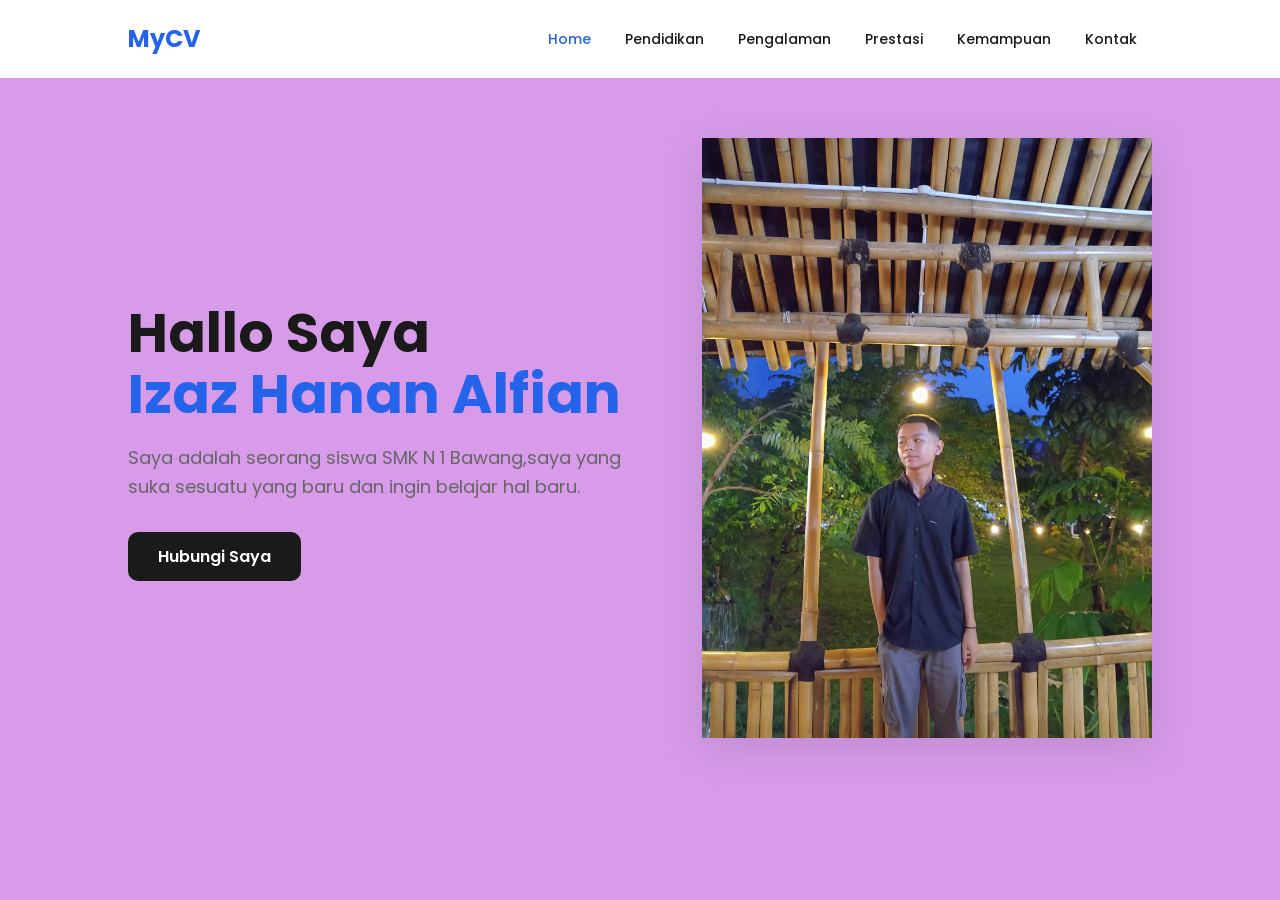
<file: index.html>
<!DOCTYPE html>
<html lang="id">
<head>
    <meta charset="UTF-8">
    <meta name="viewport" content="width=device-width, initial-scale=1.0">
    <title>MyCV | Izaz Hanan Alfian</title>
    <link rel="stylesheet" href="style.css">
</head>
<body>
    <nav>
        <div class="logo">MyCV</div>
        <ul>
            <li><a href="index.html" class="active">Home</a></li>
            <li><a href="pendidikan.html">Pendidikan</a></li>
            <li><a href="pengalaman.html">Pengalaman</a></li>
            <li><a href="prestasi.html">Prestasi</a></li>
            <li><a href="kemampuan.html">Kemampuan</a></li>
            <li><a href="kontak.html">Kontak</a></li>
        </ul>
    </nav>

    <div class="container">
        <div class="hero-wrapper">
            <div class="hero">
                <div class="hero-text">
                    <h1>Hallo Saya <br><span>Izaz Hanan Alfian</span></h1>
                    <p>Saya adalah seorang siswa SMK N 1 Bawang,saya yang suka sesuatu yang baru dan ingin belajar hal baru.</p>
                    <a href="kontak.html" class="btn btn-dark">Hubungi Saya</a>
                </div>
                <div class="hero-img">
                    <img src="foto_Izaz.jpeg" alt="Izaz Hanan Alfian">
                </div>
            </div>
        </div>
    </div>
</body>
</html>
</file>
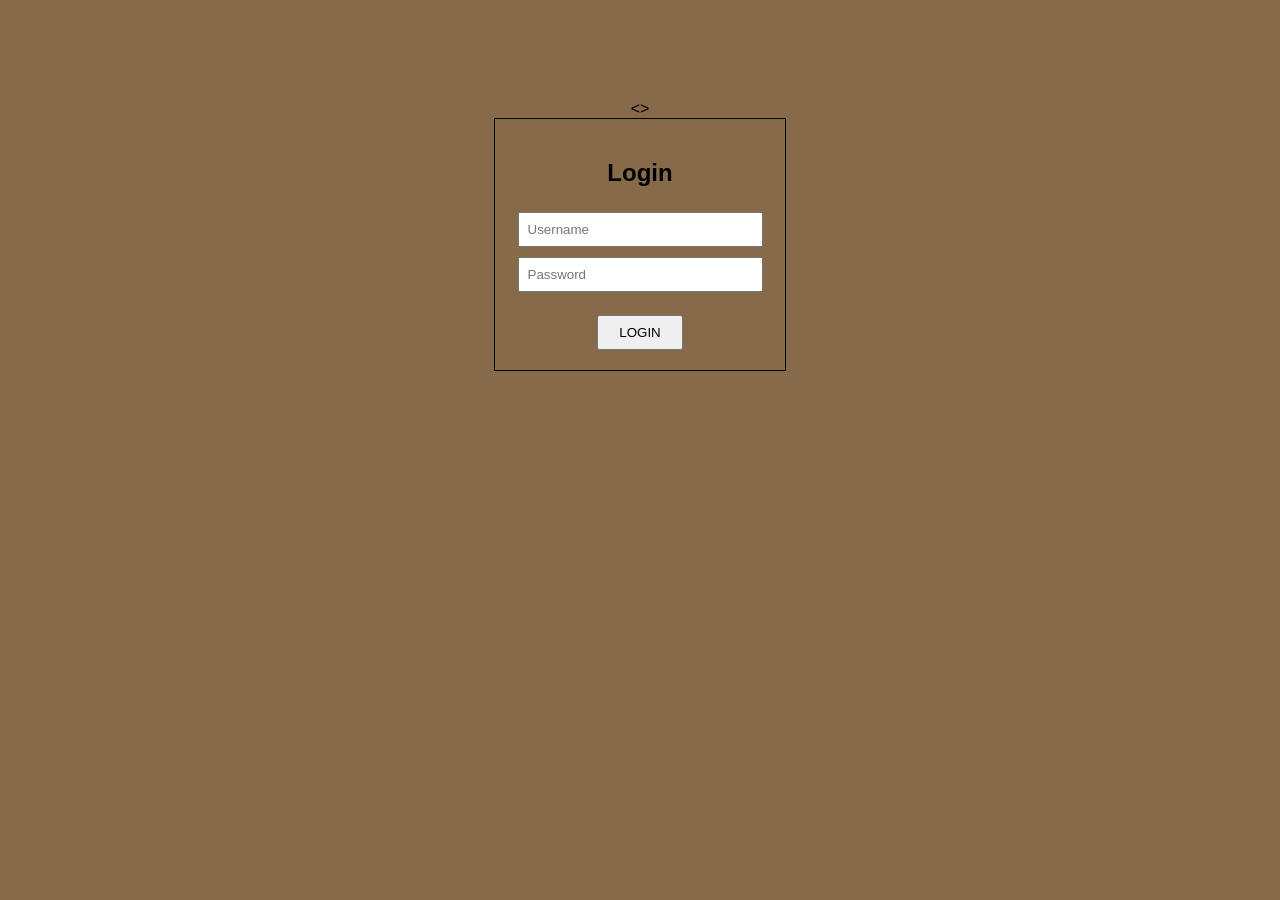
<file: coba js/index.html>
<!DOCTYPE html>
<html lang="en">
<head>
    <meta charset="UTF-8">
    <meta name="viewport" content="width=device-width, initial-scale=1.0">
    <title>Document</title>
</head>
<body>
    <style>
        body {
            font-family: Arial;
            text-align: center;
            margin-top: 100px;
            background-color: rgb(135, 106, 74);
        }
        .box {
            border: 1px solid black;
            width: 250px;
            margin: auto;
            padding: 20px;
        }
        input {
            width: 90%;
            padding: 8px;
            margin: 5px 0;
        }
        button {
            padding: 8px 20px;
        }
    </style>
</head>
<>

<div class="box">
    <h2>Login</h2>
    
    <input type="text" id="username" placeholder="Username"><br>
    <input type="password" id="password" placeholder="Password"><br><br>
    
    <button onclick="login()">LOGIN</button>
</div>

<script>
function login() {
    let user = document.getElementById("username").value;
    let pass = document.getElementById("password").value;

    // username & password yang benar
    let usernameBenar = "iyas";
    let passwordBenar = "20366";

    if (user === usernameBenar && pass === passwordBenar) {
        alert("Login Berhasil");
    } else {
        alert("Login Gagal");
    }
}
</script>

</body>
</html>
</file>
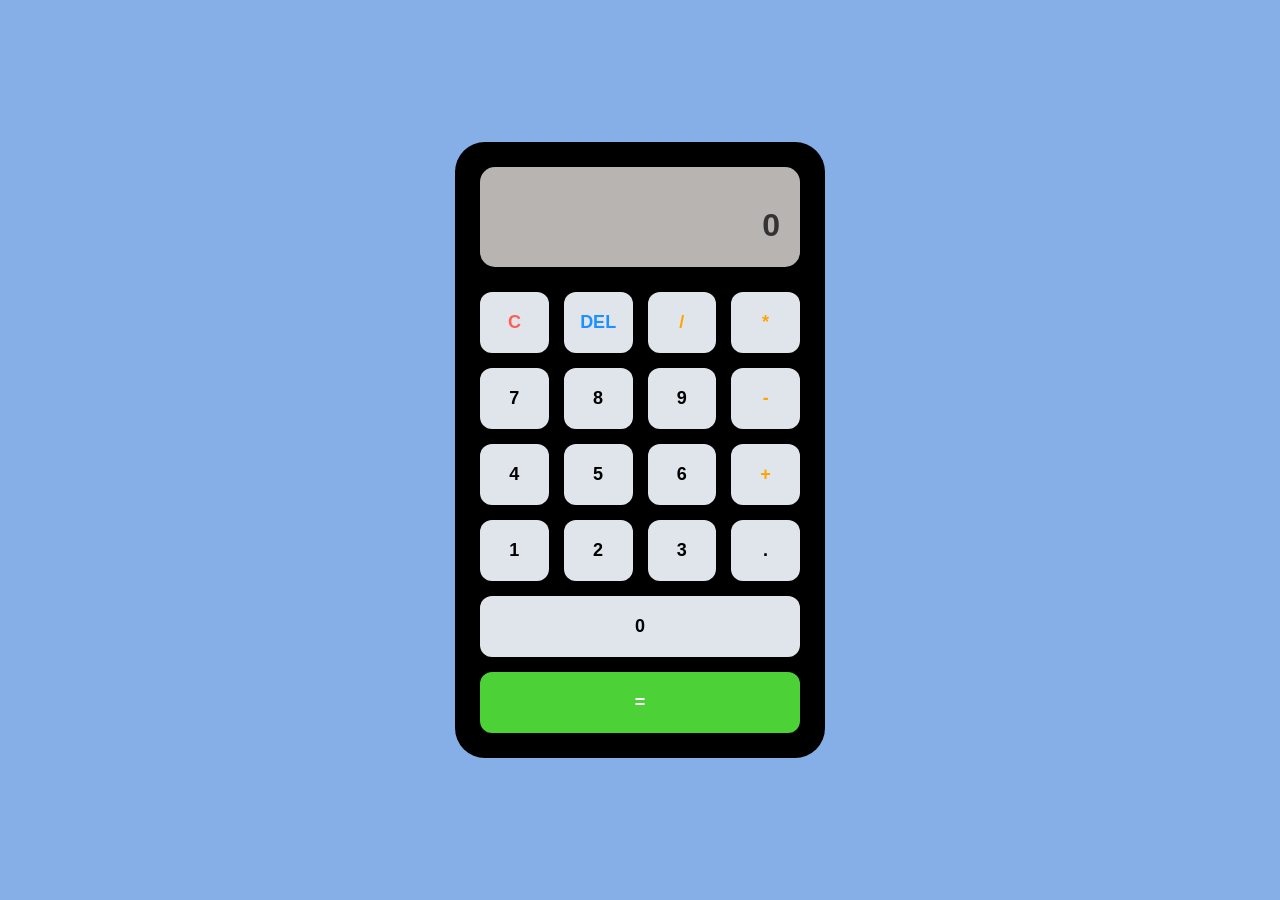
<file: cobakal/index.html>
<!DOCTYPE html>
<html lang="id">
<head>
    <meta charset="UTF-8">
    <meta name="viewport" content="width=device-width, initial-scale=1.0">
    <title>Kalkulator Pro - zaz</title>
    <link rel="stylesheet" href="style.css">
</head>
<body>

    <div class="calculator">
        <div class="display">
            <div class="history" id="history"></div>
            <div class="main-display" id="mainDisplay">0</div>
        </div>
        <div class="buttons">
            <button class="btn-c" id="clear">C</button>
            <button class="btn-del" id="delete">DEL</button>
            <button class="operator" data-val="/">/</button>
            <button class="operator" data-val="*">*</button>
            
            <button class="number" data-val="7">7</button>
            <button class="number" data-val="8">8</button>
            <button class="number" data-val="9">9</button>
            <button class="operator" data-val="-">-</button>
            
            <button class="number" data-val="4">4</button>
            <button class="number" data-val="5">5</button>
            <button class="number" data-val="6">6</button>
            <button class="operator" data-val="+">+</button>
            
            <button class="number" data-val="1">1</button>
            <button class="number" data-val="2">2</button>
            <button class="number" data-val="3">3</button>
            <button class="number" data-val=".">.</button>
            
            <button class="number btn-zero" data-val="0">0</button>
            
            <button class="btn-equals" id="equals">=</button>
        </div>
    </div>

    <script src="script.js"></script>
</body>
</html>
</file>
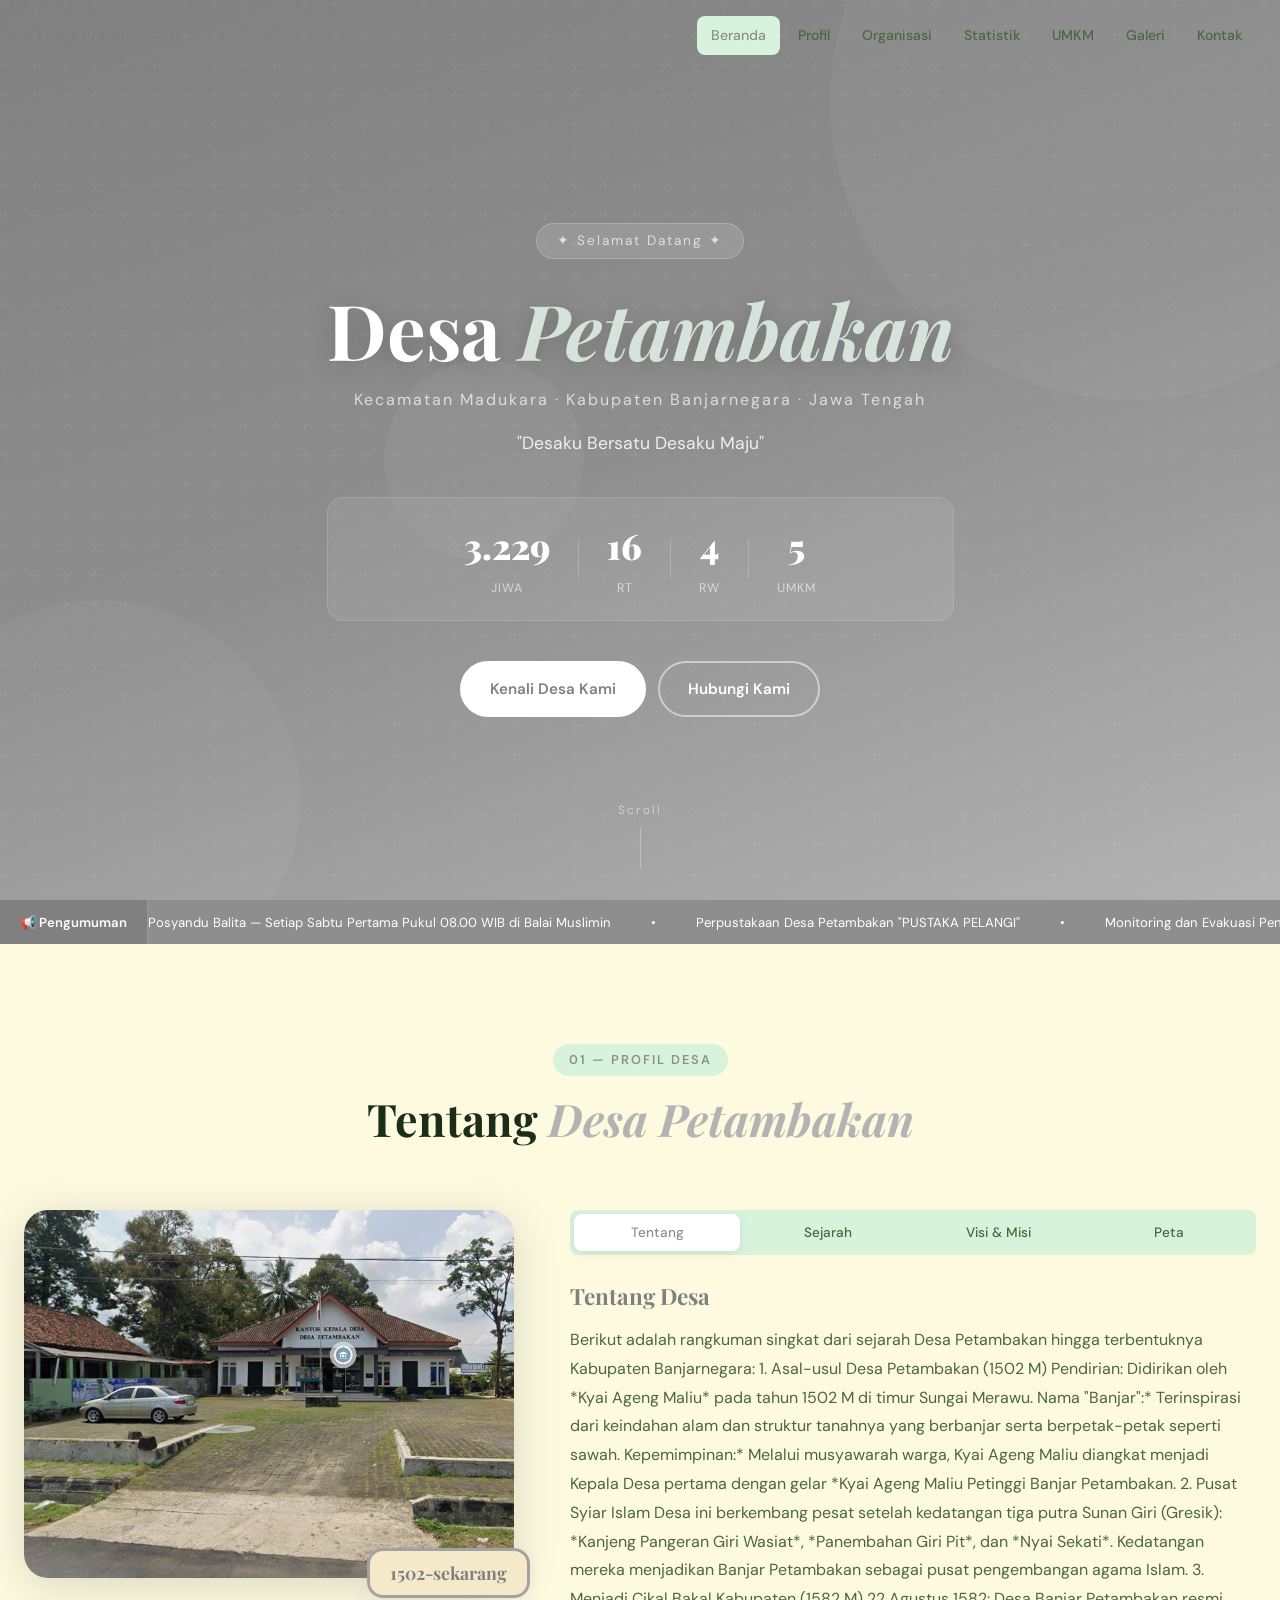
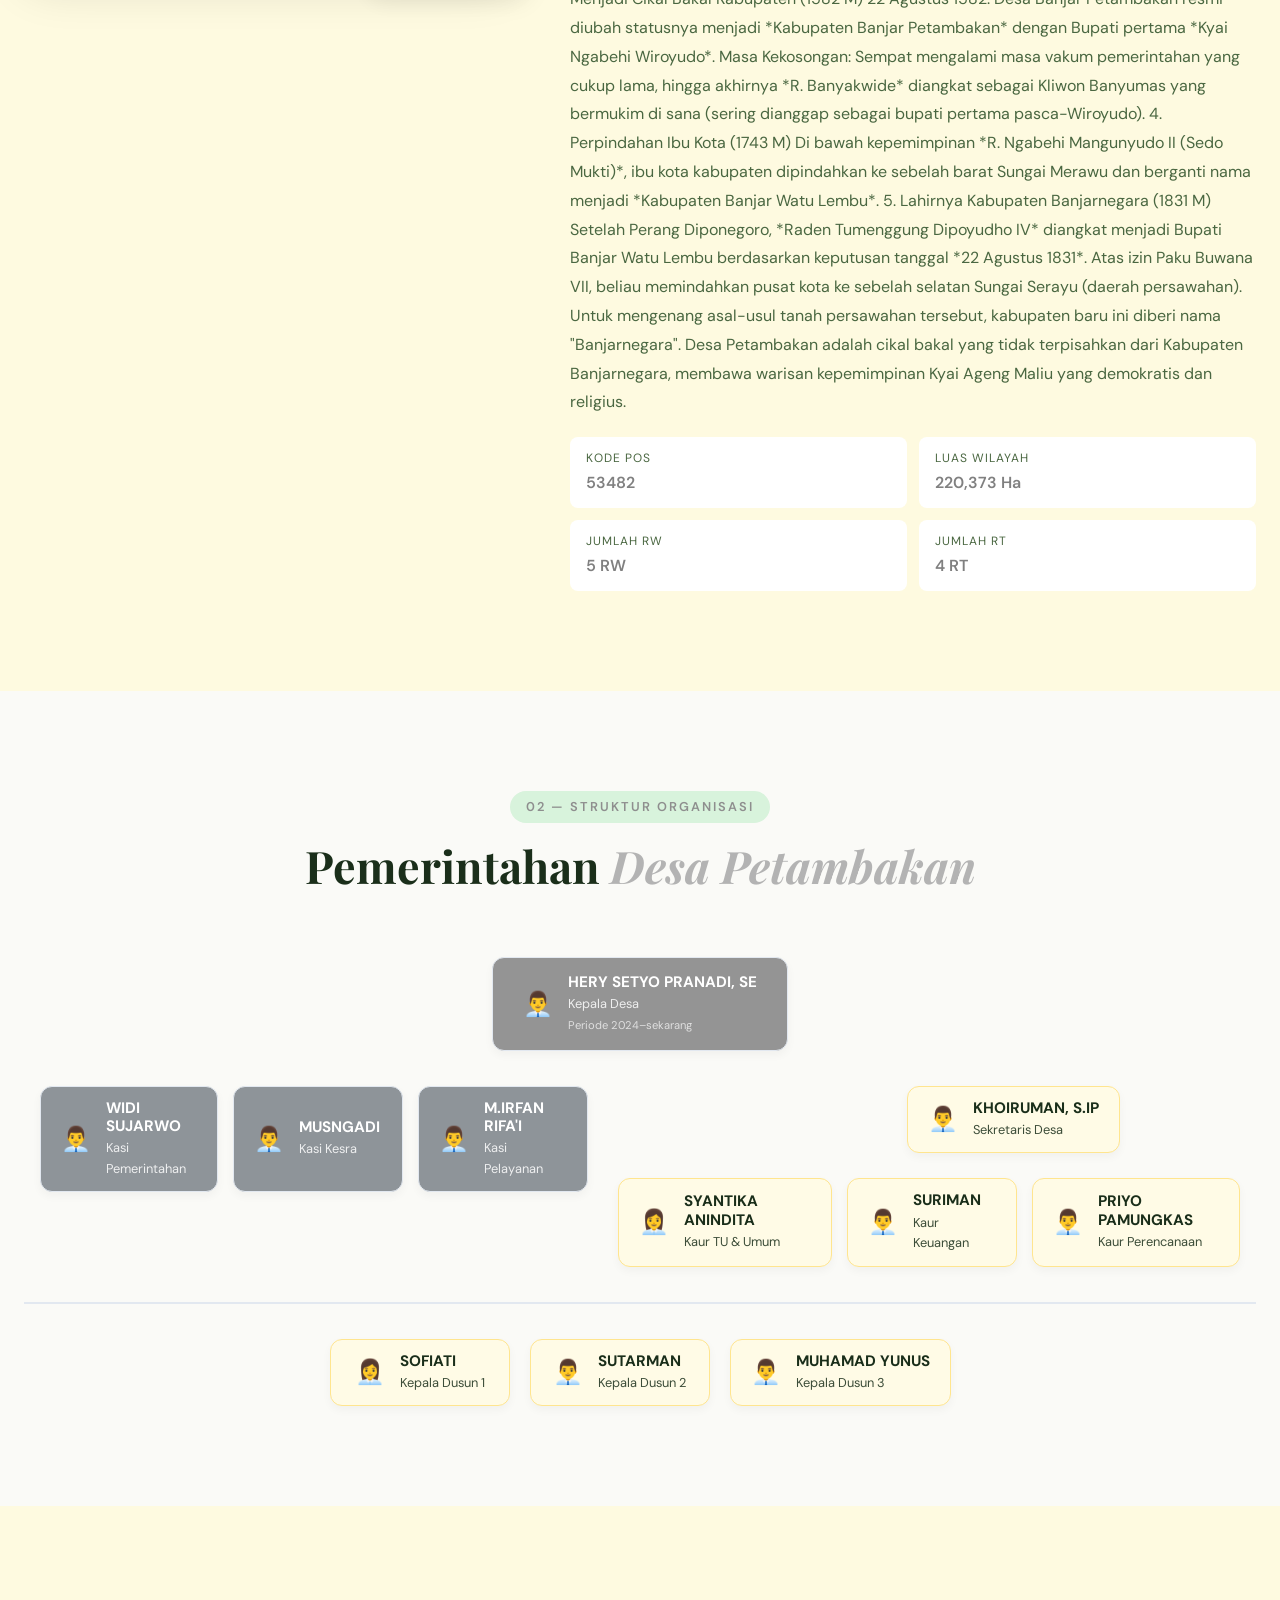
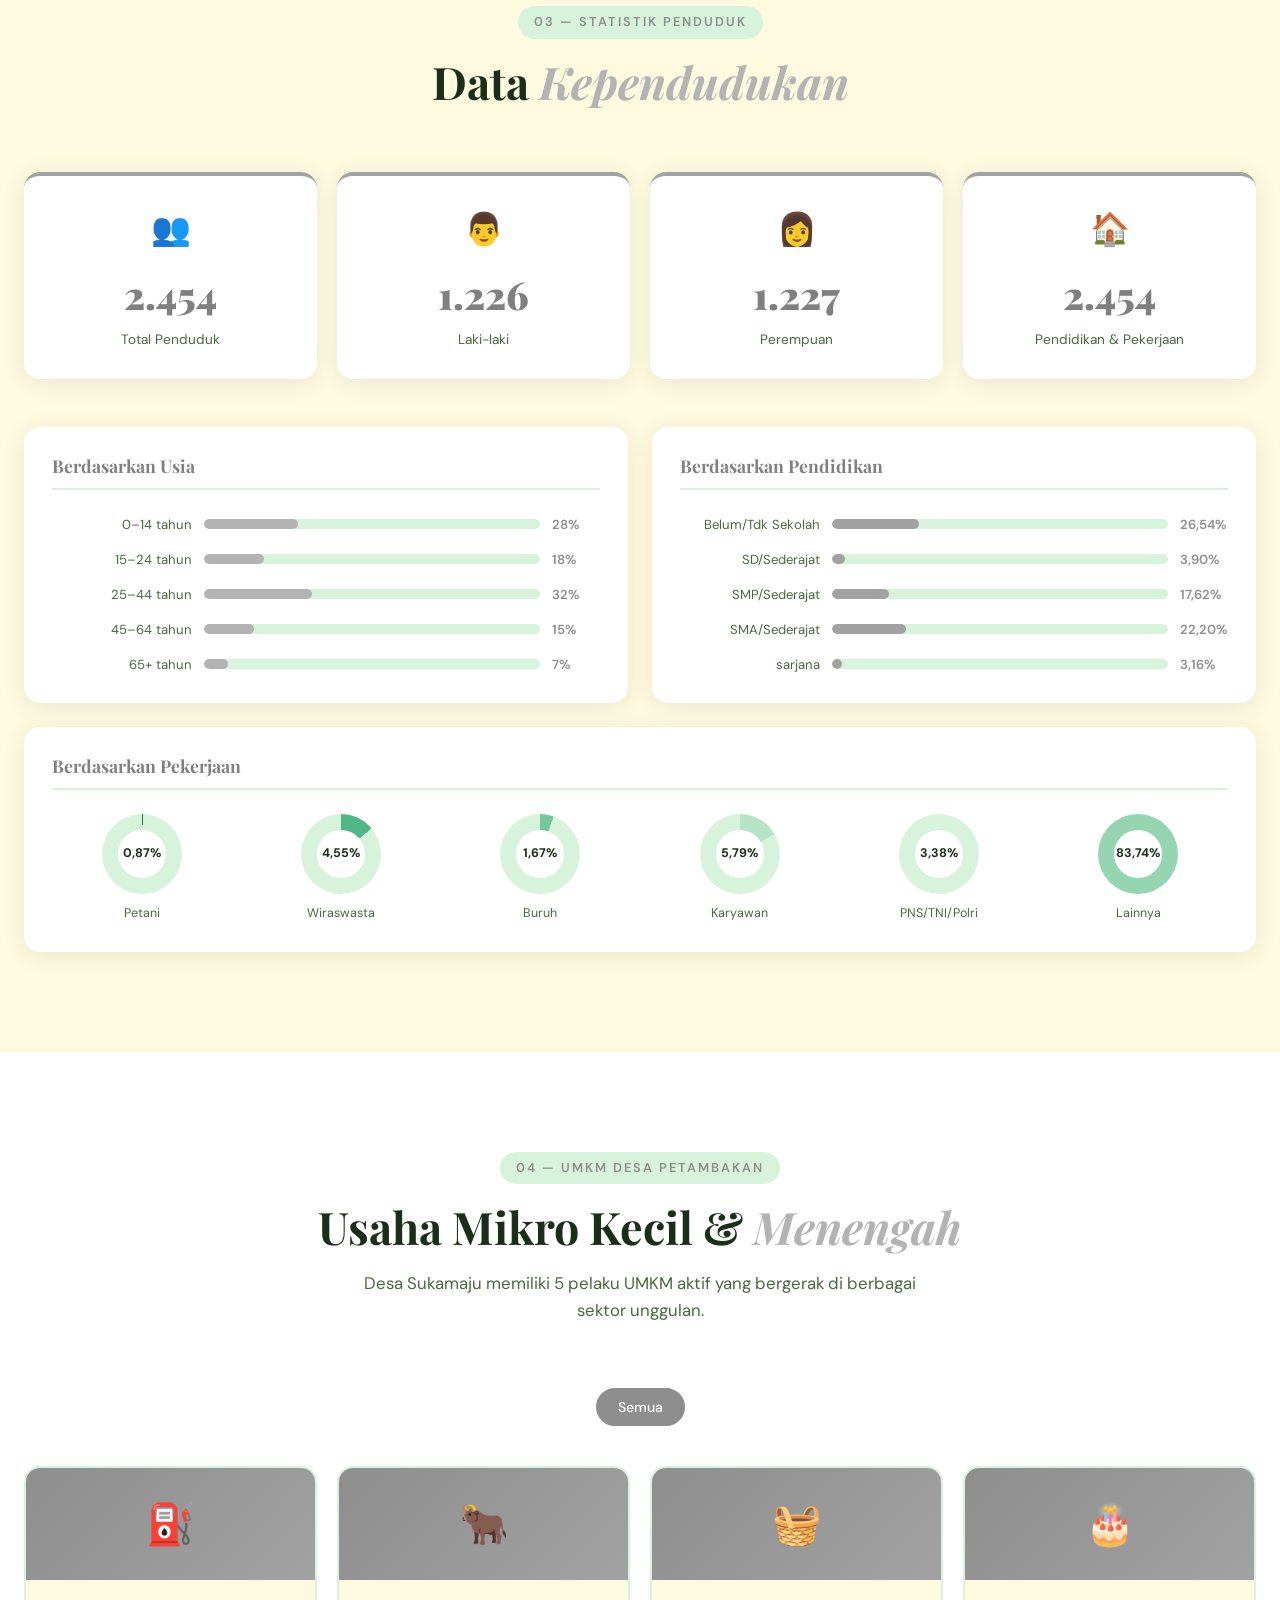
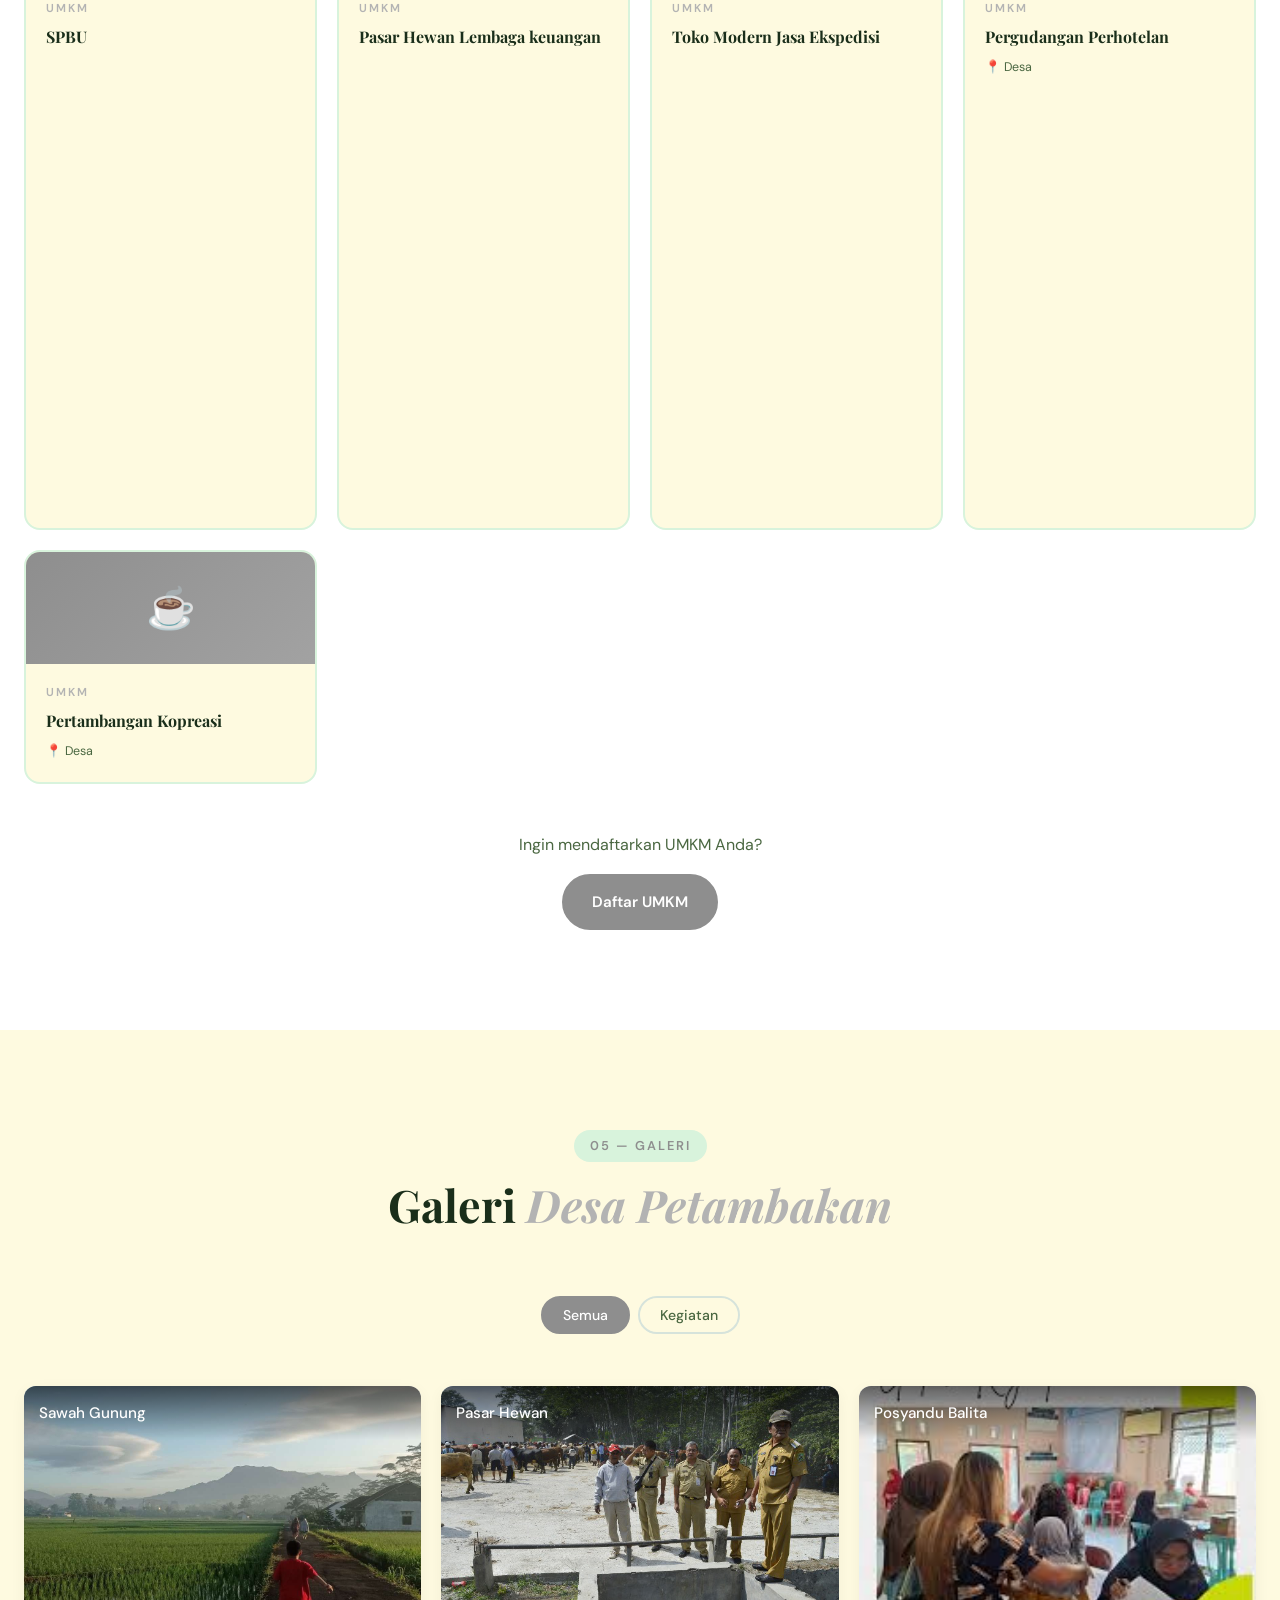
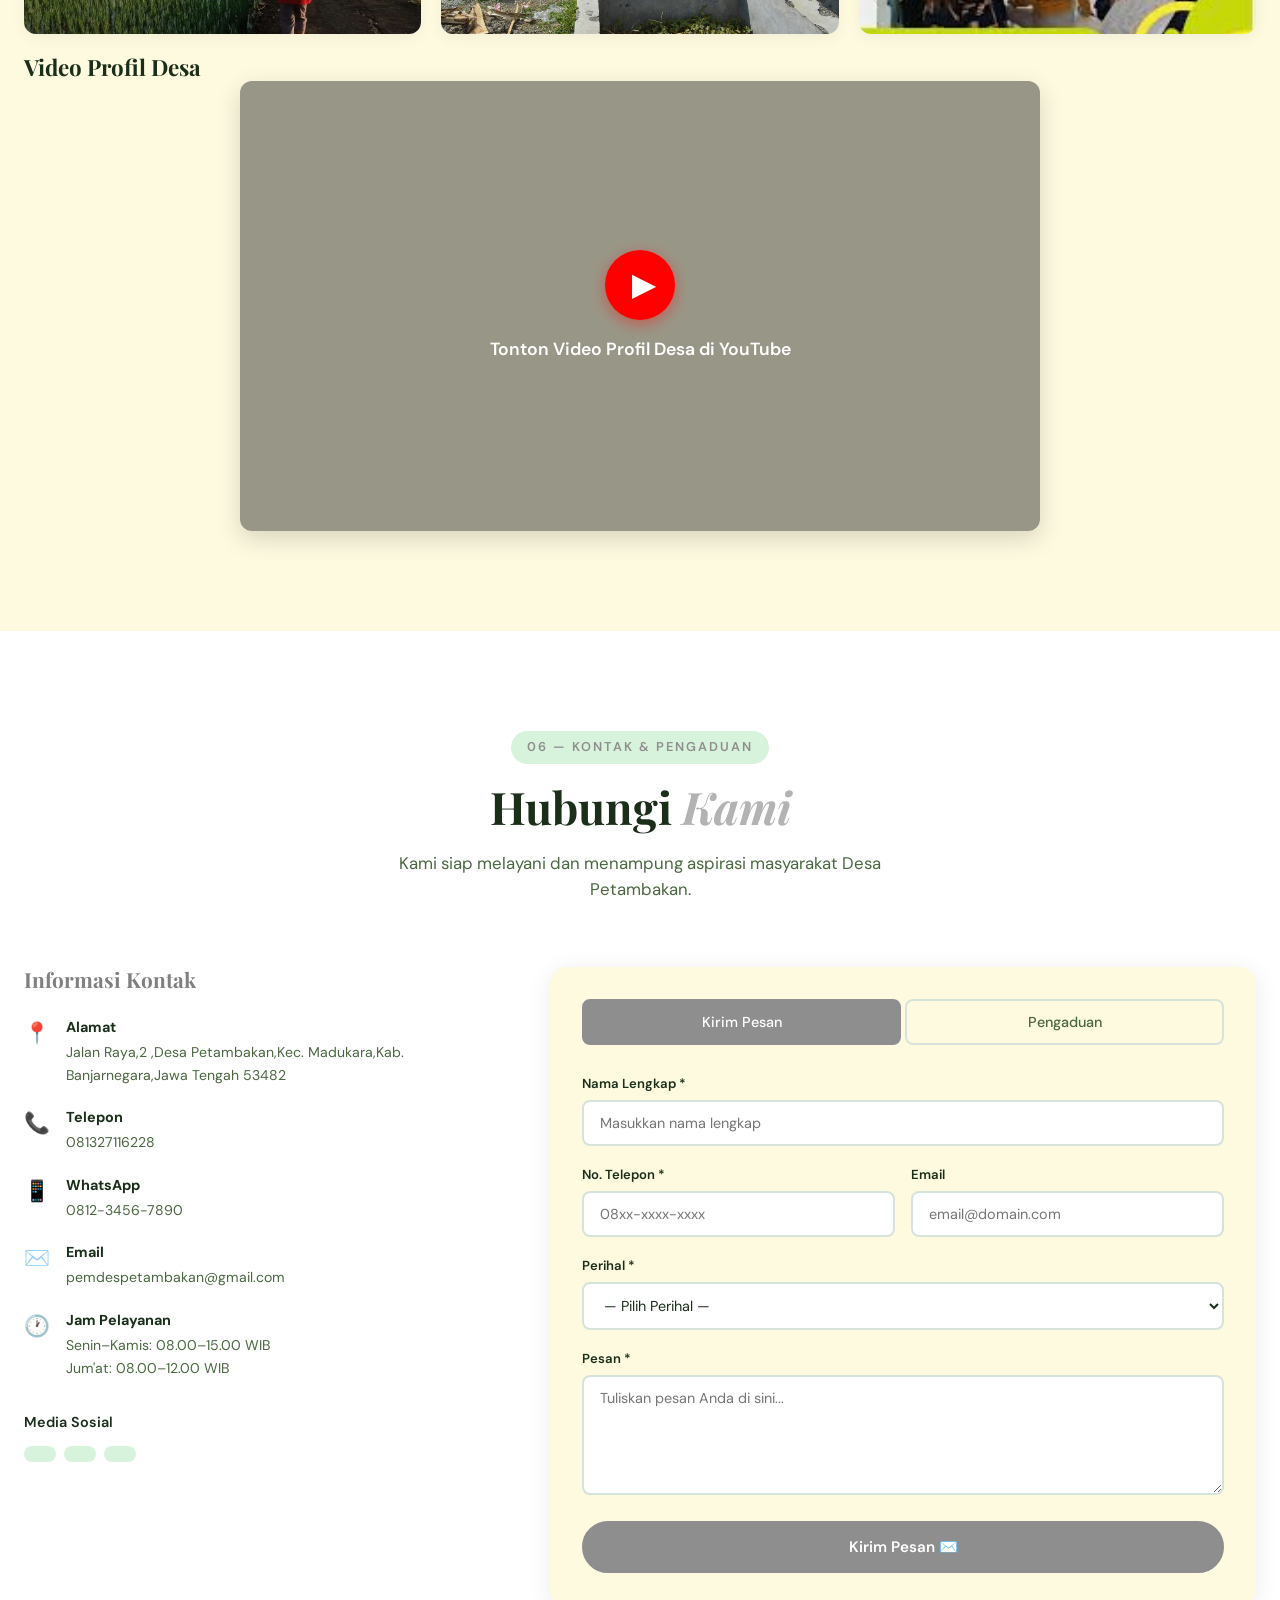
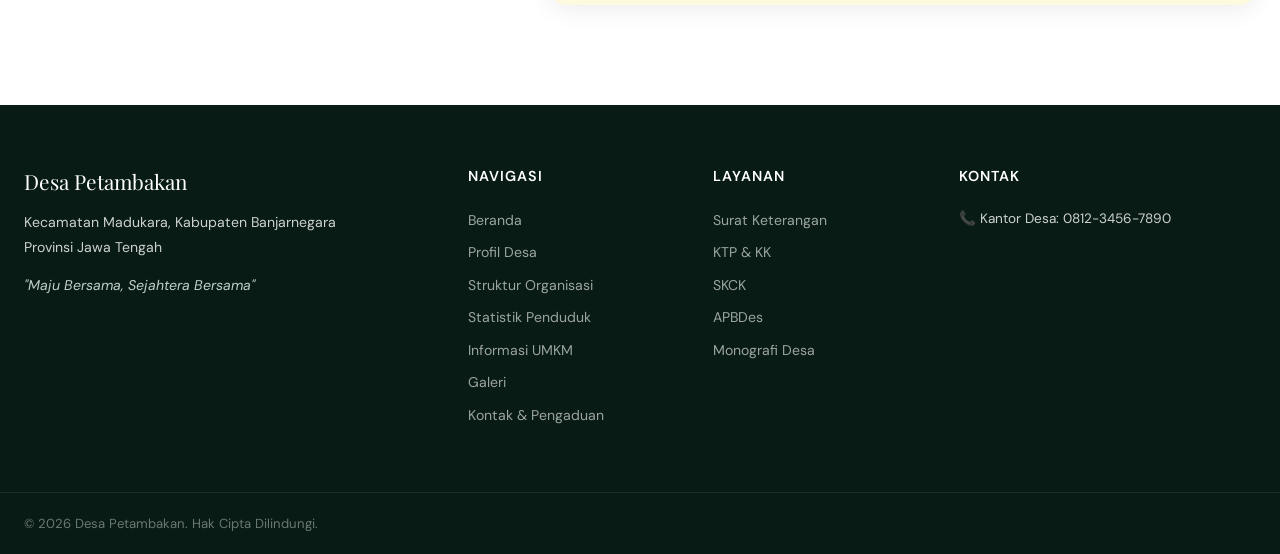
<file: web desa petambakan/index.html>
<!DOCTYPE html>
<html lang="id">
<head>
  <meta charset="UTF-8" />
  <meta name="viewport" content="width=device-width, initial-scale=1.0" />
  <title>Desa Petambakan — Kecamatan Madukara</title>
  <link rel="preconnect" href="https://fonts.googleapis.com" />
  <link rel="preconnect" href="https://fonts.gstatic.com" crossorigin />
  <link href="https://fonts.googleapis.com/css2?family=Playfair+Display:wght@400;600;700;900&family=DM+Sans:wght@300;400;500;600&display=swap" rel="stylesheet" />
  <link rel="stylesheet" href="style.css" />
</head>
<body>

  <!-- ===== PRELOADER ===== -->
  <div id="preloader">
    <div class="preloader-inner">
      <img src="foto/ban.png" alt="HUT Desa">
      <div class="galeri-overlay"></div>
      <div class="preloader-text">Desa Petambakan</div>
      <div class="preloader-bar"><div class="preloader-fill"></div></div>
    </div>
  </div>

  <!-- ===== NAVBAR ===== -->
  <nav id="navbar">
    <div class="nav-container">
      <a href="#beranda" class="nav-brand">
        <span class="brand-icon"></span>
        <div>
          <span class="brand-title">Desa Petambakan</span>
        </div>
      </a>
      <div class="nav-links" id="navLinks">
        <a href="#beranda" class="nav-link active">Beranda</a>
        <a href="#profil" class="nav-link">Profil</a>
        <a href="#organisasi" class="nav-link">Organisasi</a>
        <a href="#statistik" class="nav-link">Statistik</a>
        <a href="#umkm" class="nav-link">UMKM</a>
        <a href="#galeri" class="nav-link">Galeri</a>
        <a href="#kontak" class="nav-link">Kontak</a>
      </div>
      <button class="nav-toggle" id="navToggle" aria-label="Toggle menu">
        <span></span><span></span><span></span>
      </button>
    </div>
  </nav>

  <!-- ===== HERO / BERANDA ===== -->
  <section id="beranda" class="hero">
    <div class="hero-bg">
      <div class="hero-overlay"></div>
      <div class="hero-shapes">
        <div class="shape shape-1"></div>
        <div class="shape shape-2"></div>
        <div class="shape shape-3"></div>
      </div>
    </div>
    <div class="hero-content">
      <div class="hero-badge">✦ Selamat Datang ✦</div>
      <h1 class="hero-title">Desa <em>Petambakan</em></h1>
      <p class="hero-subtitle">Kecamatan Madukara · Kabupaten Banjarnegara · Jawa Tengah</p>
      <p class="hero-desc">"Desaku Bersatu Desaku Maju"</p>
      
      <div class="hero-stats">
        <div class="hero-stat">
          <span class="hero-stat-num" data-target="3229">0</span>
          <span class="hero-stat-label">Jiwa</span>
        </div>
        <div class="hero-stat-divider"></div>
        <div class="hero-stat">
          <span class="hero-stat-num" data-target="16">0</span>
          <span class="hero-stat-label">RT</span>
        </div>
        <div class="hero-stat-divider"></div>
        <div class="hero-stat">
          <span class="hero-stat-num" data-target="4">0</span>
          <span class="hero-stat-label">RW</span>
        </div>
        <div class="hero-stat-divider"></div>
        <div class="hero-stat">
          <span class="hero-stat-num" data-target="5">0</span>
          <span class="hero-stat-label">UMKM</span>
        </div>
      </div>
      <div class="hero-actions">
        <a href="#profil" class="btn btn-primary">Kenali Desa Kami</a>
        <a href="#kontak" class="btn btn-outline">Hubungi Kami</a>
      </div>
    </div>
    <div class="hero-scroll">
      <span>Scroll</span>
      <div class="scroll-line"></div>
    </div>
  </section>

  <!-- ===== BERITA / PENGUMUMAN ===== -->
  <section class="berita-ticker">
    <div class="ticker-label">📢 Pengumuman</div>
    <div class="ticker-wrap">
      <div class="ticker-content">
        <span>Posyandu Balita — Setiap Sabtu Pertama Pukul 08.00 WIB di Balai Muslimin</span>
        <span>•</span>
        <span>Perpustakaan Desa Petambakan "PUSTAKA PELANGI"</span>
        <span>•</span>
        <span>Monitoring dan Evakuasi Pencapaian PBB Desa Petambakan</span>
        <span>•</span>
        <span>Gotong Royong Bersih Desa — Minggu, Pukul 07.00 WIB</span>
        <span>•</span>
      </div>
    </div>
  </section>

  <!-- ===== PROFIL DESA ===== -->
  <section id="profil" class="section profil">
    <div class="container">
      <div class="section-header">
        <div class="section-tag">01 — Profil Desa</div>
        <h2 class="section-title">Tentang <em>Desa Petambakan</em></h2>
      </div>

      <div class="profil-grid">
        <div class="profil-visual">
          <div class="profil-img-wrap">
            <div class="profil-img-placeholder">
            </div>
            <div class="profil-badge-float"> 1502-sekarang</div>
          </div>
        </div>
        <div class="profil-content">
          <div class="profil-tabs">
            <button class="profil-tab active" data-tab="tentang">Tentang</button>
            <button class="profil-tab" data-tab="sejarah">Sejarah</button>
            <button class="profil-tab" data-tab="visi">Visi & Misi</button>
            <button class="profil-tab" data-tab="peta">Peta</button>
          </div>

          <div class="profil-tab-content active" id="tab-tentang">
            <h3>Tentang Desa</h3>
            <p>Berikut adalah rangkuman singkat dari sejarah Desa Petambakan hingga terbentuknya Kabupaten Banjarnegara:

1. Asal-usul Desa Petambakan (1502 M)

Pendirian: Didirikan oleh *Kyai Ageng Maliu* pada tahun 1502 M di timur Sungai Merawu.
Nama "Banjar":* Terinspirasi dari keindahan alam dan struktur tanahnya yang berbanjar serta berpetak-petak seperti sawah.
Kepemimpinan:* Melalui musyawarah warga, Kyai Ageng Maliu diangkat menjadi Kepala Desa pertama dengan gelar *Kyai Ageng Maliu Petinggi Banjar Petambakan.

2. Pusat Syiar Islam

Desa ini berkembang pesat setelah kedatangan tiga putra Sunan Giri (Gresik): *Kanjeng Pangeran Giri Wasiat*, *Panembahan Giri Pit*, dan *Nyai Sekati*. Kedatangan mereka menjadikan Banjar Petambakan sebagai pusat pengembangan agama Islam.

3. Menjadi Cikal Bakal Kabupaten (1582 M)

22 Agustus 1582: Desa Banjar Petambakan resmi diubah statusnya menjadi *Kabupaten Banjar Petambakan* dengan Bupati pertama *Kyai Ngabehi Wiroyudo*.
Masa Kekosongan: Sempat mengalami masa vakum pemerintahan yang cukup lama, hingga akhirnya *R. Banyakwide* diangkat sebagai Kliwon Banyumas yang bermukim di sana (sering dianggap sebagai bupati pertama pasca-Wiroyudo).

4. Perpindahan Ibu Kota (1743 M)

Di bawah kepemimpinan *R. Ngabehi Mangunyudo II (Sedo Mukti)*, ibu kota kabupaten dipindahkan ke sebelah barat Sungai Merawu dan berganti nama menjadi *Kabupaten Banjar Watu Lembu*.

5. Lahirnya Kabupaten Banjarnegara (1831 M)

Setelah Perang Diponegoro, *Raden Tumenggung Dipoyudho IV* diangkat menjadi Bupati Banjar Watu Lembu berdasarkan keputusan tanggal *22 Agustus 1831*.
Atas izin Paku Buwana VII, beliau memindahkan pusat kota ke sebelah selatan Sungai Serayu (daerah persawahan).
Untuk mengenang asal-usul tanah persawahan tersebut, kabupaten baru ini diberi nama "Banjarnegara".

 Desa Petambakan adalah cikal bakal yang tidak terpisahkan dari Kabupaten Banjarnegara, membawa warisan kepemimpinan Kyai Ageng Maliu yang demokratis dan religius.</p>
           
            <div class="profil-info-grid">
              <div class="profil-info-item"><span class="info-label">Kode Pos</span><span class="info-value">53482</span></div>
              <div class="profil-info-item"><span class="info-label">Luas Wilayah</span><span class="info-value">220,373 Ha</span></div>
              <div class="profil-info-item"><span class="info-label">Jumlah RW</span><span class="info-value">5 RW</span></div>
              <div class="profil-info-item"><span class="info-label">Jumlah RT</span><span class="info-value">4 RT</span></div>
            </div>
          </div>

          <div class="profil-tab-content" id="tab-sejarah">
            <h3>Sejarah Desa</h3>
            <div class="timeline">
              <div class="tl-item">
                <div class="tl-dot"></div>
                <div class="tl-body">
                  <div class="tl-year">1502 M</div>
                  <p>Terinspirasi dari keindahan alam dan struktur tanahnya yang berbanjar serta berpetak-petak seperti sawah.</p>
                </div>
              </div>
              <div class="tl-item">
                <div class="tl-dot"></div>
                <div class="tl-body">
                  <div class="tl-year">1582 M</div>
                  <p>Desa Banjar Petambakan resmi diubah statusnya menjadi *Kabupaten Banjar Petambakan*.</p>
                </div>
              </div>
              <div class="tl-item">
                <div class="tl-dot"></div>
                <div class="tl-body">
                  <div class="tl-year">1831 M</div>
                  <p>Atas izin Paku Buwana VII, beliau memindahkan pusat kota ke sebelah selatan Sungai Serayu (daerah persawahan).
                    Untuk mengenang asal-usul tanah persawahan tersebut, kabupaten baru ini diberi nama "Banjarnegara".</p>
                </div>
              </div>
            </div>
          </div>

          <div class="profil-tab-content" id="tab-visi">
            <h3>Visi</h3>
            <blockquote class="visi-quote">
              “ Desaku Bersatu Desaku Maju ”
            </blockquote>
            <h3>Misi</h3>
            <ul class="misi-list">
              <li>.Menata  Aparatur  Pemerintahan  Desa  Petambakan  sehingga  dapat  melaksanakan tugas sesuai dengan tugas pokoknya masing-masing;</li>
              <li>.Membina dan menciptakan kerukunan masyarakat desa Petambakan secara netral dan mandiri;</li>
              <li>.Meningkatkan peran serta pemuda dan remaja dibidang pembangunan, olahraga, seni dan kemasyarakatan;</li>
              <li>meningkatkan dan memotifasi kegamaan tertama kegiatan muslimat desa Petambakan;</li>
              <li>meningkatkan sarana dan prasarana umum sesuai dengan aspirasi masyarakat yang dituangkan dalam dokumen Rencana Pembangunan Jangka Menengah Desa (RPJM Desa).</li>
            </ul>
          </div>

          <div class="profil-tab-content" id="tab-peta">
            <h3>Peta Desa</h3>
            <div class="peta-container">
              <iframe
                src="https://www.google.com/maps/embed?pb=!1m18!1m12!1m3!1d312.61184358694237!2d109.69228235105504!3d-7.376777907789658!2m3!1f0!2f0!3f0!3m2!1i1024!2i768!4f13.1!3m3!1m2!1s0x2e7aa9a12edfc385%3A0xe06a4b063f21a985!2sKantor%20Kepala%20Desa%20Desa%20Petambakan!5e0!3m2!1sid!2sid!4v1779672876672!5m2!1sid!2sid" width="600" height="450" style="border:0;" allowfullscreen="" loading="lazy" referrerpolicy="no-referrer-when-downgrade">
              </iframe>
              <p class="peta-caption">📍 Desa Petambakan, Kecamatan Madukara, Kabupaten Banjarnegara, Jawa tengah 53482</p>
            </div>
          </div>
        </div>
      </div>
    </div>
  </section>

  <!-- ===== STRUKTUR ORGANISASI ===== -->
  <section id="organisasi" class="section organisasi">
  <div class="container">
    <div class="section-header">
      <div class="section-tag">02 — Struktur Organisasi</div>
      <h2 class="section-title">Pemerintahan <em>Desa Petambakan</em></h2>
    </div>

    <div class="org-container-horizontal">
      
      <div class="org-row-top">
        <div class="org-box org-box--kades">
          <div class="org-avatar-emoji">👨‍💼</div>
          <div class="org-text-group">
            <div class="org-val-name">HERY SETYO PRANADI, SE</div>
            <div class="org-val-title">Kepala Desa</div>
            <div class="org-val-meta">Periode 2024–sekarang</div>
          </div>
        </div>
      </div>

      <div class="org-row-middle">
        
        <div class="org-block-kasi">
          <div class="org-box org-box--kasi">
            <div class="org-avatar-emoji">👨‍💼</div>
            <div class="org-text-group">
              <div class="org-val-name">WIDI SUJARWO</div>
              <div class="org-val-title">Kasi Pemerintahan</div>
            </div>
          </div>
          <div class="org-box org-box--kasi">
            <div class="org-avatar-emoji">👨‍💼</div>
            <div class="org-text-group">
              <div class="org-val-name">MUSNGADI</div>
              <div class="org-val-title">Kasi Kesra</div>
            </div>
          </div>
          <div class="org-box org-box--kasi">
            <div class="org-avatar-emoji">👨‍💼</div>
            <div class="org-text-group">
              <div class="org-val-name">M.IRFAN RIFA'I</div>
              <div class="org-val-title">Kasi Pelayanan</div>
            </div>
          </div>
        </div>

        <div class="org-block-right-side">
          
          <div class="org-row-sekdes">
            <div class="org-box org-box--sekdes">
              <div class="org-avatar-emoji">👨‍💼</div>
              <div class="org-text-group">
                <div class="org-val-name">KHOIRUMAN, S.IP</div>
                <div class="org-val-title">Sekretaris Desa</div>
              </div>
            </div>
          </div>

          <div class="org-row-kaur-bpd">
            <div class="org-box org-box--kaur">
              <div class="org-avatar-emoji">👩‍💼</div>
              <div class="org-text-group">
                <div class="org-val-name">SYANTIKA ANINDITA</div>
                <div class="org-val-title">Kaur TU & Umum</div>
              </div>
            </div>
            <div class="org-box org-box--kaur">
              <div class="org-avatar-emoji">👨‍💼</div>
              <div class="org-text-group">
                <div class="org-val-name">SURIMAN</div>
                <div class="org-val-title">Kaur Keuangan</div>
              </div>
            </div>
            <div class="org-box org-box--bpd">
              <div class="org-avatar-emoji">👨‍💼</div>
              <div class="org-text-group">
                <div class="org-val-name">PRIYO PAMUNGKAS</div>
                <div class="org-val-title">Kaur Perencanaan</div>
              </div>
            </div>
          </div>

        </div>

      </div>

      <div class="org-row-bottom">
        <div class="org-box org-box--kadus">
          <div class="org-avatar-emoji">👩‍💼</div>
          <div class="org-text-group">
            <div class="org-val-name">SOFIATI</div>
            <div class="org-val-title">Kepala Dusun 1</div>
          </div>
        </div>
        <div class="org-box org-box--kadus">
          <div class="org-avatar-emoji">👨‍💼</div>
          <div class="org-text-group">
            <div class="org-val-name">SUTARMAN</div>
            <div class="org-val-title">Kepala Dusun 2</div>
          </div>
        </div>
        <div class="org-box org-box--kadus">
          <div class="org-avatar-emoji">👨‍💼</div>
          <div class="org-text-group">
            <div class="org-val-name">MUHAMAD YUNUS</div>
            <div class="org-val-title">Kepala Dusun 3</div>
          </div>
        </div>
      </div>

    </div>
  </div>
</section>

  <!-- ===== STATISTIK PENDUDUK ===== -->
  <section id="statistik" class="section statistik">
    <div class="container">
      <div class="section-header">
        <div class="section-tag">03 — Statistik Penduduk</div>
        <h2 class="section-title">Data <em>Kependudukan</em></h2>
      </div>

      <div class="stat-overview">
        <div class="stat-card-big">
          <div class="stat-icon">👥</div>
          <div class="stat-number" data-target="3229">0</div>
          <div class="stat-label">Total Penduduk</div>
        </div>
        <div class="stat-card-big">
          <div class="stat-icon">👨</div>
          <div class="stat-number" data-target="1614">0</div>
          <div class="stat-label">Laki-laki</div>
        </div>
        <div class="stat-card-big">
          <div class="stat-icon">👩</div>
          <div class="stat-number" data-target="1615">0</div>
          <div class="stat-label">Perempuan</div>
        </div>
        <div class="stat-card-big">
          <div class="stat-icon">🏠</div>
          <div class="stat-number" data-target="3229">0</div>
          <div class="stat-label">Pendidikan & Pekerjaan</div>
        </div>
      </div>

      <div class="charts-grid">
        <!-- Usia -->
        <div class="chart-card">
          <h3 class="chart-title">Berdasarkan Usia</h3>
          <div class="bar-chart" id="chartUsia">
            <div class="bar-item">
              <div class="bar-label">0–14 tahun</div>
              <div class="bar-track"><div class="bar-fill" style="--pct:28%" data-val="28%"></div></div>
              <div class="bar-val">28%</div>
            </div>
            <div class="bar-item">
              <div class="bar-label">15–24 tahun</div>
              <div class="bar-track"><div class="bar-fill" style="--pct:18%" data-val="18%"></div></div>
              <div class="bar-val">18%</div>
            </div>
            <div class="bar-item">
              <div class="bar-label">25–44 tahun</div>
              <div class="bar-track"><div class="bar-fill" style="--pct:32%" data-val="32%"></div></div>
              <div class="bar-val">32%</div>
            </div>
            <div class="bar-item">
              <div class="bar-label">45–64 tahun</div>
              <div class="bar-track"><div class="bar-fill" style="--pct:15%" data-val="15%"></div></div>
              <div class="bar-val">15%</div>
            </div>
            <div class="bar-item">
              <div class="bar-label">65+ tahun</div>
              <div class="bar-track"><div class="bar-fill" style="--pct:7%" data-val="7%"></div></div>
              <div class="bar-val">7%</div>
            </div>
          </div>
        </div>

        <!-- Pendidikan -->
        <div class="chart-card">
          <h3 class="chart-title">Berdasarkan Pendidikan</h3>
          <div class="bar-chart" id="chartPendidikan">
            <div class="bar-item">
              <div class="bar-label">Belum/Tdk Sekolah</div>
              <div class="bar-track"><div class="bar-fill bar-fill--2" style="--pct:26%" data-val="26%"></div></div>
              <div class="bar-val">26,54%</div>
            </div>
            <div class="bar-item">
              <div class="bar-label">SD/Sederajat</div>
              <div class="bar-track"><div class="bar-fill bar-fill--2" style="--pct:4%" data-val="4%"></div></div>
              <div class="bar-val">3,90%</div>
            </div>
            <div class="bar-item">
              <div class="bar-label">SMP/Sederajat</div>
              <div class="bar-track"><div class="bar-fill bar-fill--2" style="--pct:17%" data-val="17%"></div></div>
              <div class="bar-val">17,62%</div>
            </div>
            <div class="bar-item">
              <div class="bar-label">SMA/Sederajat</div>
              <div class="bar-track"><div class="bar-fill bar-fill--2" style="--pct:22%" data-val="22%"></div></div>
              <div class="bar-val">22,20%</div>
            </div>
            <div class="bar-item">
              <div class="bar-label">sarjana</div>
              <div class="bar-track"><div class="bar-fill bar-fill--2" style="--pct:3%" data-val="3%"></div></div>
              <div class="bar-val">3,16%</div>
            </div>
          </div>
        </div>

        <!-- Pekerjaan -->
        <div class="chart-card chart-card--full">
          <h3 class="chart-title">Berdasarkan Pekerjaan</h3>
          <div class="donut-grid">
            <div class="donut-item">
              <div class="donut-ring" style="--pct:1deg; --color:#2D6A4F">
                <span class="donut-label">0,87%</span>
              </div>
              <div class="donut-name">Petani</div>
            </div>
            <div class="donut-item">
              <div class="donut-ring" style="--pct:50deg; --color:#52B788">
                <span class="donut-label">4,55%</span>
              </div>
              <div class="donut-name">Wiraswasta</div>
            </div>
            <div class="donut-item">
              <div class="donut-ring" style="--pct:20deg; --color:#74C69D">
                <span class="donut-label">1,67%</span>
              </div>
              <div class="donut-name">Buruh</div>
            </div>
            <div class="donut-item">
              <div class="donut-ring" style="--pct:60deg; --color:#B7E4C7">
                <span class="donut-label">5,79%</span>
              </div>
              <div class="donut-name">Karyawan</div>
            </div>
            <div class="donut-item">
              <div class="donut-ring" style="--pct:40deg; --color:#D8F3DC">
                <span class="donut-label">3,38%</span>
              </div>
              <div class="donut-name">PNS/TNI/Polri</div>
            </div>
            <div class="donut-item">
              <div class="donut-ring" style="--pct:840deg; --color:#95D5B2">
                <span class="donut-label">83,74%</span>
              </div>
              <div class="donut-name">Lainnya</div>
            </div>
          </div>
        </div>
      </div>
    </div>
  </section>

  <!-- ===== UMKM ===== -->
  <section id="umkm" class="section umkm">
    <div class="container">
      <div class="section-header">
        <div class="section-tag">04 — UMKM Desa Petambakan</div>
        <h2 class="section-title">Usaha Mikro Kecil & <em>Menengah</em></h2>
        <p class="section-desc">Desa Sukamaju memiliki 5 pelaku UMKM aktif yang bergerak di berbagai sektor unggulan.</p>
      </div>

      <div class="umkm-filter">
        <button class="filter-btn active" data-filter="all">Semua</button>
      </div>

      <div class="umkm-grid" id="umkmGrid">
        <div class="umkm-card" data-cat="kuliner">
          <div class="umkm-icon">⛽</div>
          <div class="umkm-body">
            <div class="umkm-cat">UMKM</div>
            <h4>SPBU</h4>
            <div class="umkm-meta">
              <iframe
                src="https://www.google.com/maps/embed?pb=!1m18!1m12!1m3!1d357.85420442983025!2d109.69216151844749!3d-7.376922163304693!2m3!1f0!2f0!3f0!3m2!1i1024!2i768!4f13.1!3m3!1m2!1s0x2e7aa90a6b879777%3A0x7e16ac4430880977!2sSPBU%20Pertamina%2043.534.10%20Petambakan!5e0!3m2!1sid!2sid!4v1779675925324!5m2!1sid!2sid" width="600" height="450" style="border:0;" allowfullscreen="" loading="lazy" referrerpolicy="no-referrer-when-downgrade">
              </iframe>
            </div>
          </div>
        </div>
        <div class="umkm-card" data-cat="pertanian">
          <div class="umkm-icon">🐂</div>
          <div class="umkm-body">
            <div class="umkm-cat">UMKM</div>
            <h4>Pasar Hewan Lembaga keuangan</h4>
            <div class="umkm-meta">
             <iframe 
                src="https://www.google.com/maps/embed?pb=!1m18!1m12!1m3!1d270.443699463703!2d109.69029618347804!3d-7.381911306386329!2m3!1f0!2f0!3f0!3m2!1i1024!2i768!4f13.1!3m3!1m2!1s0x2e7aa90c859315e3%3A0x16e3acbc648f51be!2sPasar%20Hewan%20Petambakan!5e0!3m2!1sid!2sid!4v1779676193434!5m2!1sid!2sid" width="600" height="450" style="border:0;" allowfullscreen="" loading="lazy" referrerpolicy="no-referrer-when-downgrade">
             </iframe>
            </div>
          </div>
        </div>
        <div class="umkm-card" data-cat="kerajinan">
          <div class="umkm-icon">🧺</div>
          <div class="umkm-body">
            <div class="umkm-cat">UMKM</div>
            <h4>Toko Modern Jasa Ekspedisi</h4>
            <div class="umkm-meta">
              <iframe
               src="https://www.google.com/maps/embed?pb=!1m18!1m12!1m3!1d4683.667071132343!2d109.69018967179763!3d-7.380107004915244!2m3!1f0!2f0!3f0!3m2!1i1024!2i768!4f13.1!3m3!1m2!1s0x2e7aa94aadea4c99%3A0xa7a87d50fc86e7c6!2sSiCepat%20Ekspres%20Banjarnegara%20Madukara!5e0!3m2!1sid!2sid!4v1779676399747!5m2!1sid!2sid" width="600" height="450" style="border:0;" allowfullscreen="" loading="lazy" referrerpolicy="no-referrer-when-downgrade">
              </iframe>
            </div>
          </div>
        </div>
        <div class="umkm-card" data-cat="kuliner">
          <div class="umkm-icon">🎂</div>
          <div class="umkm-body">
            <div class="umkm-cat">UMKM</div>
            <h4>Pergudangan Perhotelan</h4>
            <div class="umkm-meta">
              <span>📍 Desa</span>
            </div>
          </div>
        </div>
        <div class="umkm-card" data-cat="pertanian">
          <div class="umkm-icon">☕</div>
          <div class="umkm-body">
            <div class="umkm-cat">UMKM</div>
            <h4>Pertambangan Kopreasi</h4>
            <div class="umkm-meta">
              <span>📍 Desa</span>
            </div>
          </div>
        </div>
      </div>

      <div class="umkm-cta">
        <p>Ingin mendaftarkan UMKM Anda?</p>
        <a href="#kontak" class="btn btn-primary">Daftar UMKM</a>
      </div>
    </div>
  </section>

  <!-- ===== GALERI ===== -->
  <section id="galeri" class="section galeri">
    <div class="container">
      <div class="section-header">
        <div class="section-tag">05 — Galeri</div>
        <h2 class="section-title">Galeri <em>Desa Petambakan</em></h2>
      </div>

      <div class="galeri-filter">
        <button class="filter-btn active" data-gfilter="all">Semua</button>
        <button class="filter-btn" data-gfilter="kegiatan">Kegiatan</button>

      </div>

      <div class="galeri-grid">
  
  <div class="galeri-item">
    <img src="foto/qnz6ukmmed07766.jpeg" alt="HUT Desa">
    <div class="galeri-overlay">
      <span>Sawah Gunung </span>
    </div>
  </div>

  <div class="galeri-item">
    <img src="foto/PASAR_PETAMBAKAN_3-Ridlo.jpg" alt="Pertunjukan Angklung">
    <div class="galeri-overlay">
      <span>Pasar Hewan</span>
    </div>
  </div>

  <div class="galeri-item">
    <img src="foto/images.jpeg" alt="Posyandu Balita">
    <div class="galeri-overlay">
      <span>Posyandu Balita</span>
    </div>
  </div>

  </div>

    <div class="video-section">
  <h3 class="video-title">Video Profil Desa</h3>
  <div class="video-wrap">
    
    <a href="https://youtu.be/Ie7WQ8vwc1Q?si=-LjIoiF4RR7ToRYd" target="_blank" class="video-link-box">
      
      <div class="video-custom-overlay">
        <div class="play-btn-tiruan">▶</div>
        <span>Tonton Video Profil Desa di YouTube</span>
      </div>

    </a>

  </div>
</div>

      <!-- Lightbox -->
      <div class="lightbox" id="lightbox">
        <div class="lightbox-backdrop"></div>
        <div class="lightbox-content">
          <button class="lightbox-close" id="lightboxClose">✕</button>
          <div class="lightbox-img" id="lightboxImg"></div>
          <div class="lightbox-caption" id="lightboxCaption"></div>
        </div>
      </div>
    </div>
  </section>

  <!-- ===== KONTAK & PENGADUAN ===== -->
  <section id="kontak" class="section kontak">
    <div class="container">
      <div class="section-header">
        <div class="section-tag">06 — Kontak & Pengaduan</div>
        <h2 class="section-title">Hubungi <em>Kami</em></h2>
        <p class="section-desc">Kami siap melayani dan menampung aspirasi masyarakat Desa Petambakan.</p>
      </div>

      <div class="kontak-grid">
        <!-- Info Kontak -->
        <div class="kontak-info">
          <h3>Informasi Kontak</h3>
          <div class="kontak-list">
            <div class="kontak-item">
              <div class="kontak-ico">📍</div>
              <div>
                <strong>Alamat</strong>
                <p>Jalan Raya,2 ,Desa Petambakan,Kec. Madukara,Kab. Banjarnegara,Jawa Tengah 53482</p>
              </div>
            </div>
            <div class="kontak-item">
              <div class="kontak-ico">📞</div>
              <div>
                <strong>Telepon</strong>
                <p>081327116228</p>
              </div>
            </div>
            <div class="kontak-item">
              <div class="kontak-ico">📱</div>
              <div>
                <strong>WhatsApp</strong>
                <p>0812-3456-7890</p>
              </div>
            </div>
            <div class="kontak-item">
              <div class="kontak-ico">✉️</div>
              <div>
                <strong>Email</strong>
                <p>pemdespetambakan@gmail.com</p>
              </div>
            </div>
            <div class="kontak-item">
              <div class="kontak-ico">🕐</div>
              <div>
                <strong>Jam Pelayanan</strong>
                <p>Senin–Kamis: 08.00–15.00 WIB<br>Jum'at: 08.00–12.00 WIB</p>
              </div>
            </div>
          </div>

          <div class="sosmed">
            <h4>Media Sosial</h4>
            <div class="sosmed-links">
              <a href="#" class="sosmed-btn"></a>
              <a href="#" class="sosmed-btn"></a>
              <a href="#" class="sosmed-btn"></a>
            </div>
          </div>
        </div>

        <!-- Form -->
        <div class="kontak-form-wrap">
          <div class="form-tabs">
            <button class="form-tab active" data-form="kontak-form">Kirim Pesan</button>
            <button class="form-tab" data-form="pengaduan-form">Pengaduan</button>
          </div>

          <!-- Pesan -->
          <div class="kontak-form active" id="kontak-form">
            <div class="form-group">
              <label>Nama Lengkap *</label>
              <input type="text" id="nama" placeholder="Masukkan nama lengkap" />
            </div>
            <div class="form-row">
              <div class="form-group">
                <label>No. Telepon *</label>
                <input type="tel" id="telp" placeholder="08xx-xxxx-xxxx" />
              </div>
              <div class="form-group">
                <label>Email</label>
                <input type="email" id="email" placeholder="email@domain.com" />
              </div>
            </div>
            <div class="form-group">
              <label>Perihal *</label>
              <select id="perihal">
                <option value="">— Pilih Perihal —</option>
                <option>Informasi Desa</option>
                <option>Pelayanan Administrasi</option>
                <option>Program Desa</option>
                <option>Informasi UMKM</option>
                <option>Lainnya</option>
              </select>
            </div>
            <div class="form-group">
              <label>Pesan *</label>
              <textarea id="pesan" rows="5" placeholder="Tuliskan pesan Anda di sini..."></textarea>
            </div>
            <button class="btn btn-primary btn-submit" id="btnKirimPesan">Kirim Pesan ✉️</button>
          </div>

          <!-- Pengaduan -->
          <div class="kontak-form" id="pengaduan-form">
            <div class="form-group">
              <label>Nama Pelapor *</label>
              <input type="text" id="namaPelapor" placeholder="Nama atau Anonim" />
            </div>
            <div class="form-group">
              <label>NIK (Opsional)</label>
              <input type="text" id="nik" placeholder="16 digit NIK" maxlength="16" />
            </div>
            <div class="form-group">
              <label>Kategori Pengaduan *</label>
              <select id="kategoriPengaduan">
                <option value="">— Pilih Kategori —</option>
                <option>Infrastruktur & Fasilitas Umum</option>
                <option>Pelayanan Publik</option>
                <option>Keamanan & Ketertiban</option>
                <option>Sosial & Kemasyarakatan</option>
                <option>Lingkungan Hidup</option>
                <option>Korupsi / Penyalahgunaan Wewenang</option>
                <option>Lainnya</option>
              </select>
            </div>
            <div class="form-group">
              <label>Lokasi Kejadian</label>
              <input type="text" id="lokasi" placeholder="RT/RW, Dusun, atau alamat" />
            </div>
            <div class="form-group">
              <label>Uraian Pengaduan *</label>
              <textarea id="uraian" rows="5" placeholder="Jelaskan pengaduan Anda secara detail..."></textarea>
            </div>
            <div class="form-check">
              <input type="checkbox" id="anonim" />
              <label for="anonim">Kirim sebagai anonim (identitas dirahasiakan)</label>
            </div>
            <button class="btn btn-primary btn-submit" id="btnKirimPengaduan">Kirim Pengaduan 📋</button>
          </div>

          <div class="form-success" id="formSuccess" style="display:none">
            <div class="success-icon">✅</div>
            <h4>Berhasil Terkirim!</h4>
            <p id="successMsg">Pesan Anda telah kami terima. Kami akan segera menghubungi Anda.</p>
            <button class="btn btn-outline" id="btnBack">Kembali</button>
          </div>
        </div>
      </div>
    </div>
  </section>

  <!-- ===== FOOTER ===== -->
  <footer class="footer">
    <div class="footer-top">
      <div class="container footer-grid">
        <div class="footer-brand">
          <div class="footer-logo"> Desa Petambakan</div>
          <p>Kecamatan Madukara, Kabupaten Banjarnegara<br>Provinsi Jawa Tengah</p>
          <p class="footer-tagline">"Maju Bersama, Sejahtera Bersama"</p>
        </div>
        <div class="footer-links">
          <h4>Navigasi</h4>
          <ul>
            <li><a href="#beranda">Beranda</a></li>
            <li><a href="#profil">Profil Desa</a></li>
            <li><a href="#organisasi">Struktur Organisasi</a></li>
            <li><a href="#statistik">Statistik Penduduk</a></li>
            <li><a href="#umkm">Informasi UMKM</a></li>
            <li><a href="#galeri">Galeri</a></li>
            <li><a href="#kontak">Kontak & Pengaduan</a></li>
          </ul>
        </div>
        <div class="footer-links">
          <h4>Layanan</h4>
          <ul>
            <li><a href="#">Surat Keterangan</a></li>
            <li><a href="#">KTP & KK</a></li>
            <li><a href="#">SKCK</a></li>
            <li><a href="#">APBDes</a></li>
            <li><a href="#">Monografi Desa</a></li>
          </ul>
        </div>
        <div class="footer-contact">
          <h4>Kontak</h4>
          <p>📞 Kantor Desa: 0812-3456-7890</p>
        </div>
      </div>
    </div>
    <div class="footer-bottom">
      <p>© 2025 Desa Petambakan. Hak Cipta Dilindungi.</p>
    </div>
  </footer>

  <!-- Back to top -->
  <button class="back-top" id="backTop" aria-label="Kembali ke atas">↑</button>

  <script src="script.js"></script>
</body>
</html>
</file>
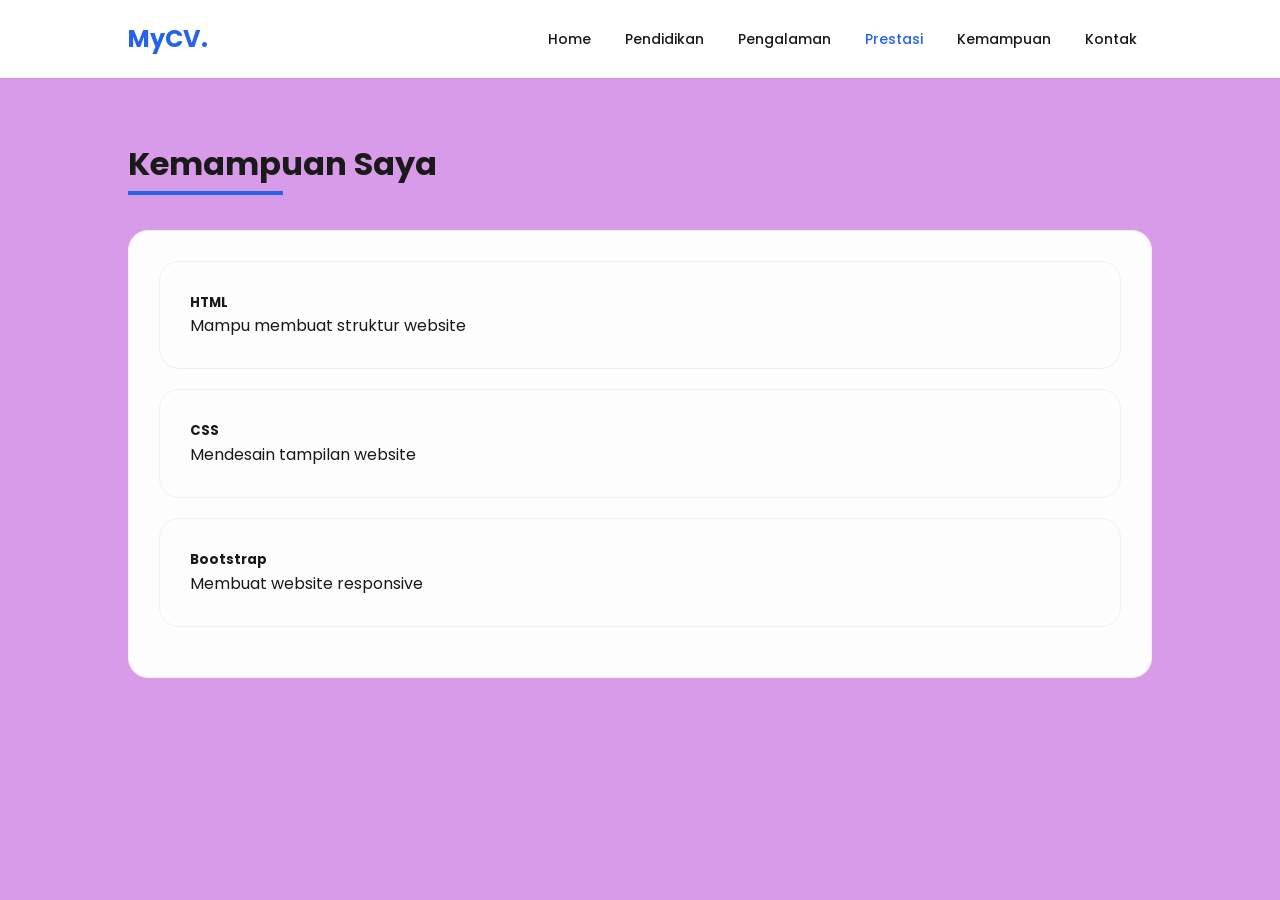
<file: kemampuan.html>
<!DOCTYPE html>
<html lang="id">
<head>
    <meta charset="UTF-8">
    <title>Kemampuan | MyCV</title>
    <link rel="stylesheet" href="style.css">
</head>
<body>
    <nav>
        <div class="logo">MyCV.</div>
        <ul>
            <li><a href="index.html">Home</a></li>
            <li><a href="Pendidikan.html">Pendidikan</a></li>
            <li><a href="Pengalaman.html">Pengalaman</a></li>
            <li><a href="Prestasi.html" class="active">Prestasi</a></li>
            <li><a href="Kemampuan.html">Kemampuan</a></li>
            <li><a href="Kontak.html">Kontak</a></li>
        </ul>
    </nav>

    <div class="container">
        <h2 class="section-title">Kemampuan Saya</h2>

        <div class="card">
            <div class="col-md-4">
      <div class="card shadow h-100">
        <div class="card-body">
          <h5 class="fw-bold">HTML</h5>
          <p class="text-muted">Mampu membuat struktur website</p>
          
          <div class="progress">
            <div class="progress-bar bg-primary" style="width: 78%"></div>
          </div>
        </div>
      </div>
    </div>

    <!-- CSS -->
    <div class="col-md-4">
      <div class="card shadow h-100">
        <div class="card-body">
          <h5 class="fw-bold">CSS</h5>
          <p class="text-muted">Mendesain tampilan website</p>
          <div class="progress">
            <div class="progress-bar bg-success" style="width: 80%"></div>
          </div>
        </div>
      </div>
    </div>

    <!-- BOOTSTRAP -->
    <div class="col-md-4">
      <div class="card shadow h-100">
        <div class="card-body">
          <h5 class="fw-bold">Bootstrap</h5>
          <p class="text-muted">Membuat website responsive</p>

          <div class="progress">
            <div class="progress-bar bg-info" style="width: 70%"></div>
          </div>
        </div>
      </div>
    </div>

  </div>
</div>
        </div>
    </div>
</body>
</html>
</file>
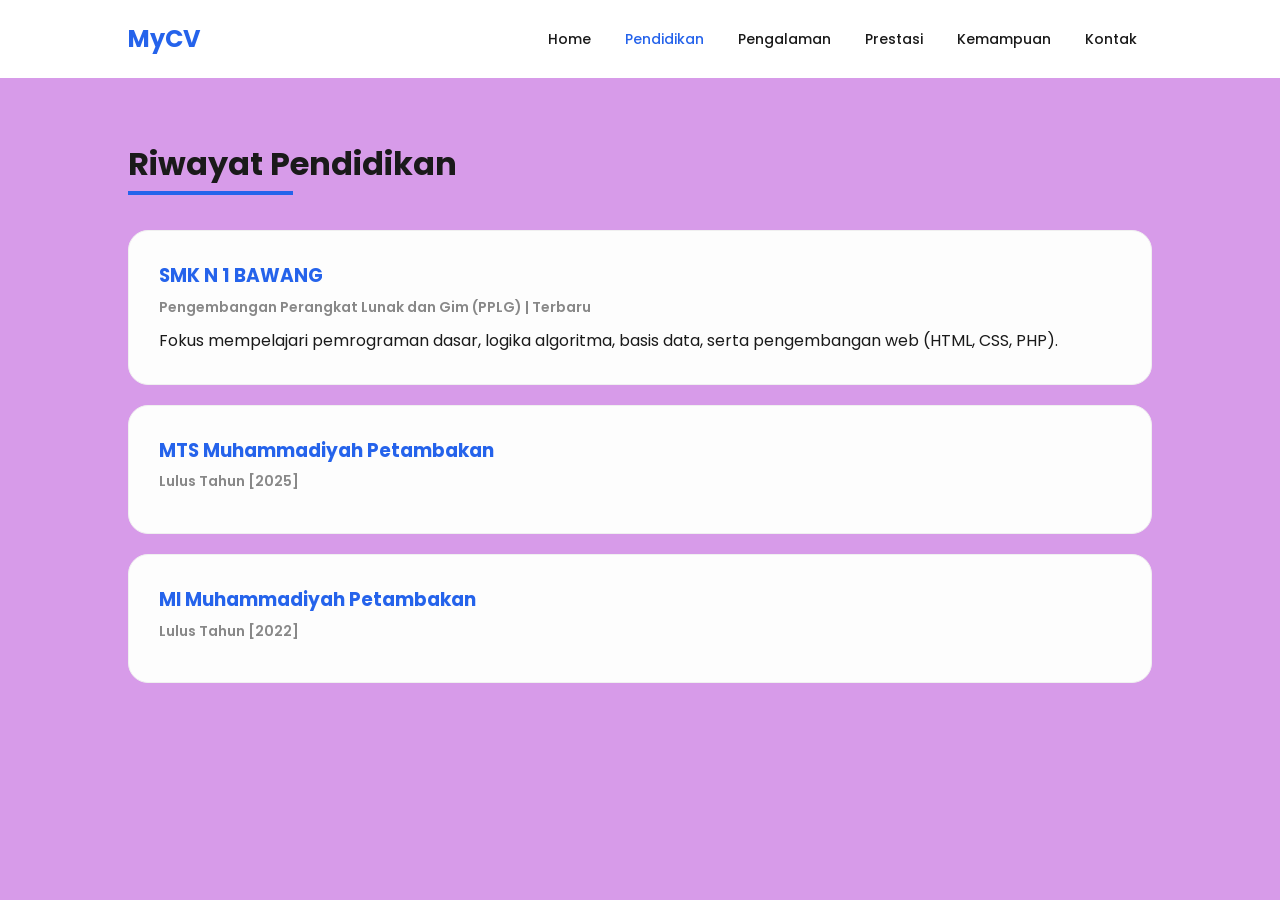
<file: pendidikan.html>
<!DOCTYPE html>
<html lang="id">
<head>
    <meta charset="UTF-8">
    <meta name="viewport" content="width=device-width, initial-scale=1.0">
    <title>Pendidikan | MyCV</title>
    <link rel="stylesheet" href="style.css">
</head>
<body>
    <nav>
        <div class="logo">MyCV</div>
        <ul>
            <li><a href="index.html">Home</a></li>
            <li><a href="pendidikan.html" class="active">Pendidikan</a></li>
            <li><a href="pengalaman.html">Pengalaman</a></li>
            <li><a href="prestasi.html">Prestasi</a></li>
            <li><a href="kemampuan.html">Kemampuan</a></li>
            <li><a href="kontak.html">Kontak</a></li>
        </ul>
    </nav>

    <div class="container">
        <h2 class="section-title">Riwayat Pendidikan</h2>
        
        <div class="card">
            <h3>SMK N 1 BAWANG</h3>
            <span class="date">Pengembangan Perangkat Lunak dan Gim (PPLG) | Terbaru</span>
            <p>Fokus mempelajari pemrograman dasar, logika algoritma, basis data, serta pengembangan web (HTML, CSS, PHP).</p>
        </div>

        <div class="card">
            <h3>MTS Muhammadiyah Petambakan</h3>
            <span class="date">Lulus Tahun [2025]</span>
        </div>

        <div class="card">
            <h3>MI Muhammadiyah Petambakan</h3>
            <span class="date">Lulus Tahun [2022]</span>
        </div>
    </div>
</body>
</html>
</file>
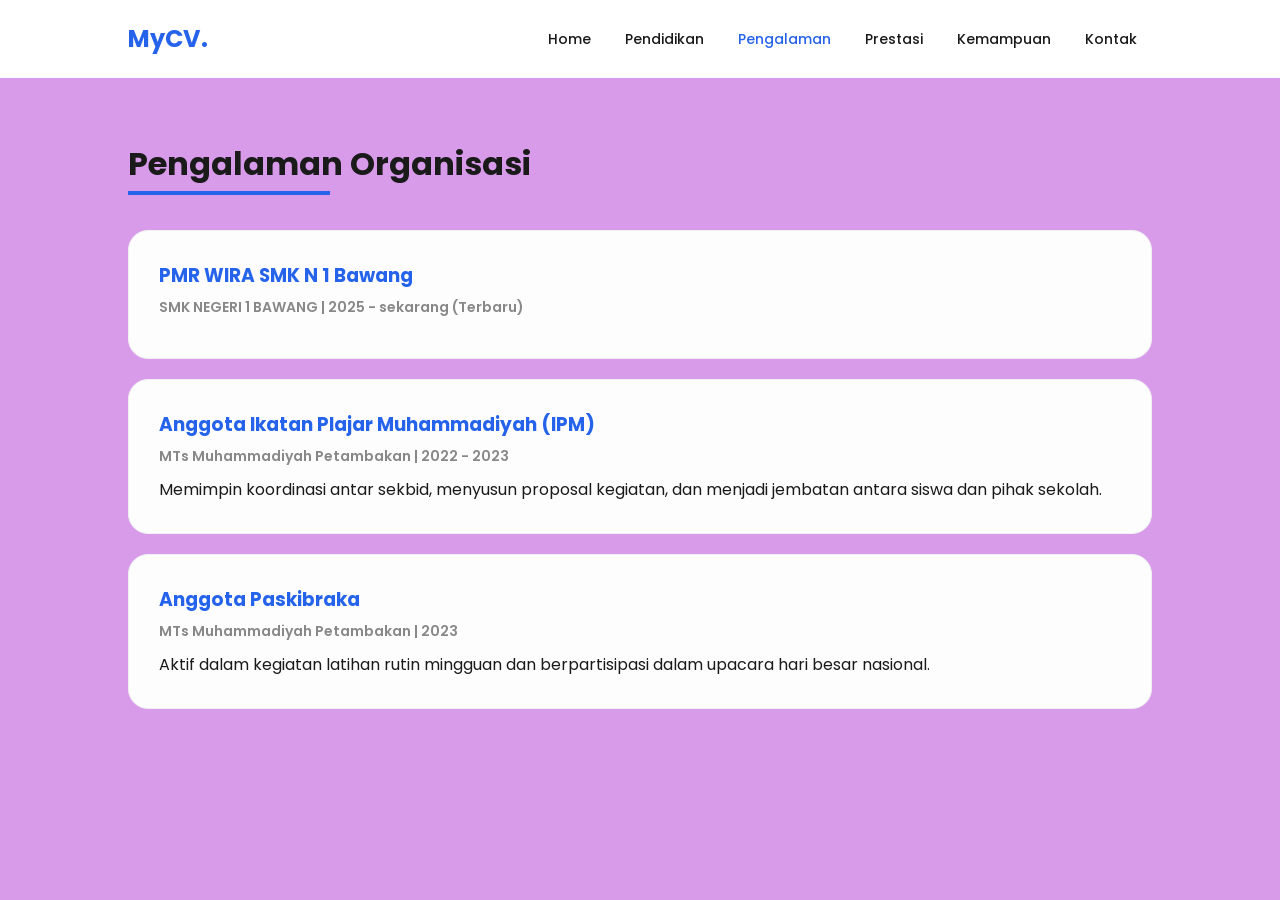
<file: pengalaman.html>
<!DOCTYPE html>
<html lang="id">
<head>
    <meta charset="UTF-8">
    <title>Pengalaman | MyCV</title>
    <link rel="stylesheet" href="style.css">
</head>
<body>
    <nav>
        <div class="logo">MyCV.</div>
        <ul>
            <li><a href="index.html">Home</a></li>
            <li><a href="Pendidikan.html">Pendidikan</a></li>
            <li><a href="Pengalaman.html" class="active">Pengalaman</a></li>
            <li><a href="Prestasi.html">Prestasi</a></li>
            <li><a href="Kemampuan.html">Kemampuan</a></li>
            <li><a href="Kontak.html">Kontak</a></li>
        </ul>
    </nav>

    <div class="container">
        <h2 class="section-title">Pengalaman Organisasi</h2>

         <div class="card">
            <h3>PMR WIRA SMK N 1 Bawang</h3>
            <span class="date">SMK NEGERI 1 BAWANG | 2025 - sekarang (Terbaru)</span>
            <p></p>
        </div>
        
        <div class="card">
            <h3>Anggota Ikatan Plajar Muhammadiyah (IPM)</h3>
            <span class="date">MTs Muhammadiyah Petambakan | 2022 - 2023</span>
            <p>Memimpin koordinasi antar sekbid, menyusun proposal kegiatan, dan menjadi jembatan antara siswa dan pihak sekolah.</p>
        </div>

        <div class="card">
            <h3>Anggota Paskibraka</h3>
            <span class="date">MTs Muhammadiyah Petambakan | 2023</span>
            <p>Aktif dalam kegiatan latihan rutin mingguan dan berpartisipasi dalam upacara hari besar nasional.</p>
        </div>
    </div>
</body>
</html>
</file>
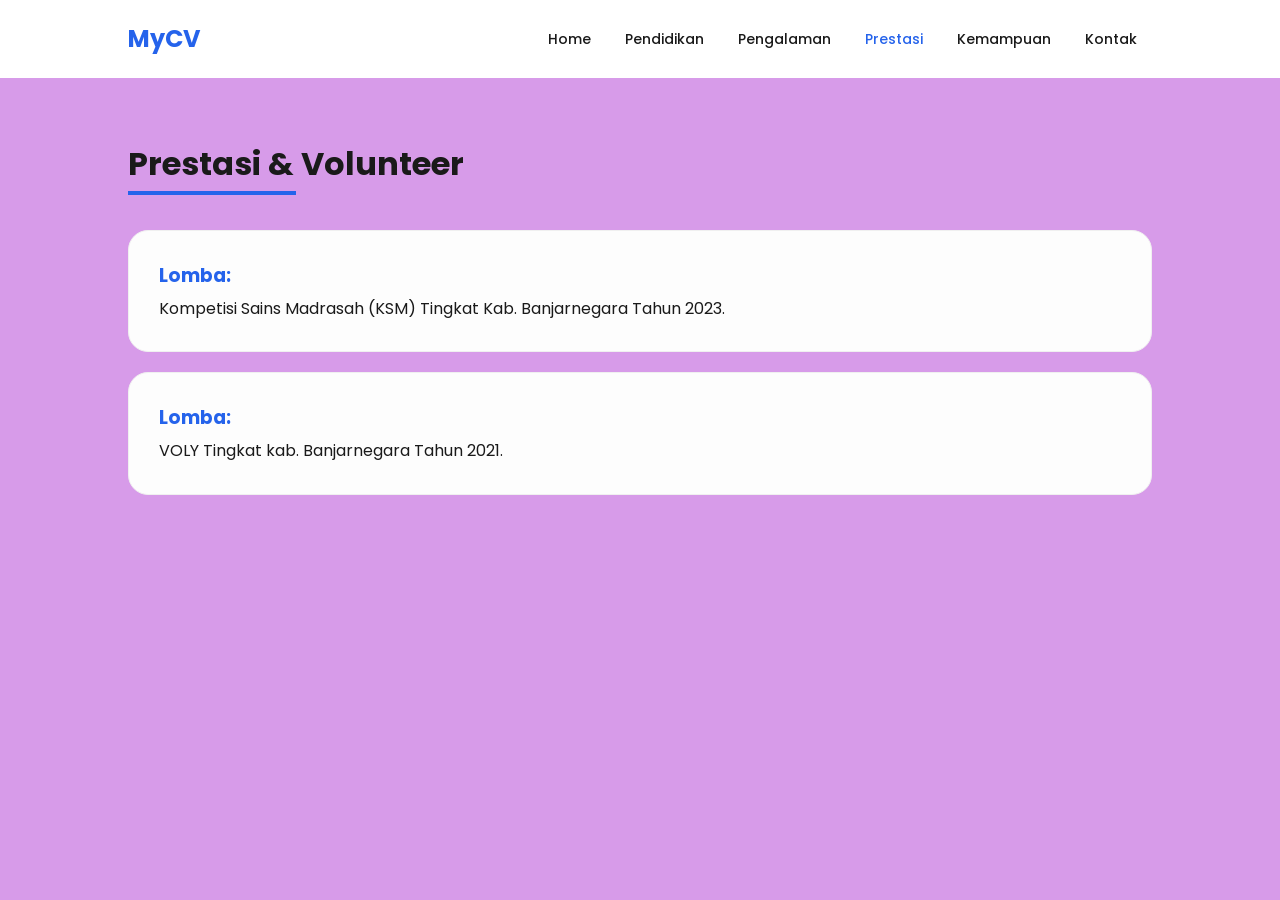
<file: prestasi.html>
<!DOCTYPE html>
<html lang="id">
<head>
    <meta charset="UTF-8">
    <meta name="viewport" content="width=device-width, initial-scale=1.0">
    <title>Prestasi | MyCV</title>
    <link rel="stylesheet" href="style.css">
</head>
<body>
    <nav>
        <div class="logo">MyCV</div>
        <ul>
            <li><a href="index.html">Home</a></li>
            <li><a href="pendidikan.html">Pendidikan</a></li>
            <li><a href="pengalaman.html">Pengalaman</a></li>
            <li><a href="prestasi.html" class="active">Prestasi</a></li>
            <li><a href="kemampuan.html">Kemampuan</a></li>
            <li><a href="kontak.html">Kontak</a></li>
        </ul>
    </nav>

    <div class="container">
        <h2 class="section-title">Prestasi & Volunteer</h2>
        
        <div class="card">
            <h3>Lomba:</h3>
            <p>Kompetisi Sains Madrasah (KSM) Tingkat Kab. Banjarnegara Tahun 2023.</p>
        </div>

        <div class="card">
            <h3>Lomba:</h3>
            <p> VOLY Tingkat kab. Banjarnegara Tahun 2021.</p>
        </div>
    </div>
</body>
</html>
</file>
<file: style.css>
@import url('https://fonts.googleapis.com/css2?family=Poppins:wght@300;400;700&display=swap');

* {
    margin: 0; padding: 0; box-sizing: border-box;
    font-family: 'Poppins', sans-serif;
}

body { background-color: #d79be9; color: #1a1a1a; line-height: 1.6; }

/* Navigasi Minimalis */
nav {
    display: flex; justify-content: space-between; align-items: center;
    padding: 20px 10%; background: #fff; position: sticky; top: 0; z-index: 100;
}

.logo { font-weight: 700; font-size: 24px; color: #2563eb; cursor: default; }

nav ul li { display: inline-block; list-style: none; margin: 0 15px; }

nav ul li a {
    text-decoration: none; color: #1a1a1a; font-weight: 500; font-size: 14px;
    transition: 0.3s;
}

nav ul li a:hover, .active { color: #2563eb; }

/* Layout Konten Utama */
.container { padding: 60px 10%; min-height: 80vh; }

.hero { display: flex; align-items: center; justify-content: space-between; gap: 50px; }

.hero-text { flex: 1; }
.hero-text h1 { font-size: 55px; line-height: 1.1; margin-bottom: 20px; }
.hero-text span { color: #2563eb; }
.hero-text p { color: #666; margin-bottom: 30px; font-size: 18px; }

.hero-img img { width: 100%; max-width: 450px; filter: drop-shadow(0 10px 20px rgba(0,0,0,0.1)); }

/* Kartu untuk Pendidikan/Pengalaman/Prestasi */
.section-title { font-size: 32px; margin-bottom: 40px; position: relative; display: inline-block; }
.section-title::after { content: ''; width: 50%; height: 4px; background: #2563eb; position: absolute; bottom: -5px; left: 0; }

.card {
    background: #fdfdfd; padding: 30px; border-radius: 20px;
    margin-bottom: 20px; border: 1px solid #f0f0f0;
    transition: 0.3s;
}

.card:hover { border-color: #2563eb; box-shadow: 0 10px 30px rgba(0,0,0,0.05); }

.card h3 { color: #2563eb; margin-bottom: 5px; }
.card .date { font-weight: 600; font-size: 14px; color: #888; margin-bottom: 10px; display: block; }

.badge {
    display: inline-block; background: #eef2ff; color: #2563eb;
    padding: 5px 15px; border-radius: 8px; margin: 5px; font-weight: 600;
}

/* Tombol */
.btn {
    text-decoration: none; padding: 12px 30px; border-radius: 10px;
    font-weight: 600; display: inline-block; transition: 0.3s;
}
.btn-dark { background: #1a1a1a; color: #fff; }
.btn-dark:hover { opacity: 0.8; }

/* Responsive */
@media (max-width: 768px) {
    .hero { flex-direction: column; text-align: center; }
    nav ul { display: none; }
}
</file>
<file: cobakal/style.css>
body {
    display: flex;
    justify-content: center;
    align-items: center;
    height: 100vh;
    background-color: #86afe7;
    font-family: 'Arial', sans-serif;
    margin: 0;
}

.calculator {
    width: 320px;
    background-color: #000000;
    border-radius: 30px;
    padding: 25px;
}

.display {
    background-color: #b7b4b2;
    border-radius: 15px;
    padding: 20px;
    margin-bottom: 25px;
    text-align: right;
    min-height: 60px;
}

.history {
    font-size: 14px;
    color: #777;
    height: 20px;
}

.main-display {
    font-size: 32px;
    font-weight: bold;
    color: #333;
    white-space: nowrap;
    overflow: hidden;
}

.buttons {
    display: grid;
    grid-template-columns: repeat(4, 1fr);
    gap: 15px;
}

button {
    border: none;
    background-color: #e0e5ec;
    padding: 20px 0;
    border-radius: 12px;
    font-size: 18px;
    font-weight: bold;
    cursor: pointer;
    transition: 0.2s;
}

button:active {
    box-shadow: inset -3px -3px 6px #ffffff;
}

.btn-c { color: #ff5e57; }
.btn-del { color: #1e90ff; }
.operator { color: #ffa502; }

.btn-zero {
    grid-column: span 4;
}

.btn-equals {
    grid-column: span 4;
    background-color: #4cd137;
    color: white;
    
}
</file>
<file: web desa petambakan/style.css>
/* =====================================================
   DESA SUKAMAJU — style.css
   Tema: Earthy Natural | Hijau Alam & Krem Hangat
   ===================================================== */

/* ===== RESET & BASE ===== */
*, *::before, *::after { box-sizing: border-box; margin: 0; padding: 0; }
html { scroll-behavior: smooth; font-size: 16px; }
body {
  font-family: 'DM Sans', sans-serif;
  background: #FAFAF7;
  color: #1A2E1A;
  overflow-x: hidden;
  line-height: 1.6;
}

/* ===== DESIGN TOKENS ===== */
:root {
  --green-900: #081C15;
  --green-800: #808080;
  --green-700: #8e8e8e;
  --green-600: #b3b3b3;
  --green-500: #a2a2a2;
  --green-400: #d0d0d0;
  --green-300: #c1d0c8;
  --green-200: #d6e3db;
  --green-100: #D8F3DC;
  --cream:     #FEFAE0;
  --cream-dark:#F4E9C8;
  --brown:     #6B4226;
  --text:      #1A2E1A;
  --text-light:#4A6741;
  --white:     #FFFFFF;
  --radius:    16px;
  --radius-sm: 8px;
  --shadow:    0 4px 24px rgba(0,0,0,.08);
  --shadow-lg: 0 8px 48px rgba(0,0,0,.14);
  --trans:     .3s ease;
  --serif:     'Playfair Display', Georgia, serif;
}

/* ===== TYPOGRAPHY ===== */
h1,h2,h3 { font-family: var(--serif); line-height: 1.2; }
h1 { font-size: clamp(2.8rem, 6vw, 5rem); }
h2 { font-size: clamp(2rem, 4vw, 2.8rem); }
h3 { font-size: 1.4rem; }
em { font-style: italic; color: var(--green-600); }
a { text-decoration: none; color: inherit; }
ul { list-style: none; }
img { max-width: 100%; display: block; }
input, select, textarea, button { font-family: inherit; }

/* ===== SCROLLBAR ===== */
::-webkit-scrollbar { width: 6px; }
::-webkit-scrollbar-track { background: var(--cream); }
::-webkit-scrollbar-thumb { background: var(--green-500); border-radius: 3px; }

/* =====================================================
   PRELOADER
   ===================================================== */
#preloader {
  position: fixed; inset: 0; z-index: 9999;
  background: var(--green-800);
  display: flex; align-items: center; justify-content: center;
  transition: opacity .6s ease, visibility .6s ease;
}
#preloader.fade-out { opacity: 0; visibility: hidden; }
.preloader-inner { text-align: center; }
.preloader-logo { font-size: 3rem; animation: pulse 1.2s ease infinite; }
.preloader-text {
  font-family: var(--serif); font-size: 1.5rem;
  color: var(--green-200); margin: 12px 0;
}
.preloader-bar {
  width: 200px; height: 4px; background: rgba(255,255,255,.2);
  border-radius: 2px; overflow: hidden; margin: 0 auto;
}
.preloader-fill {
  height: 100%; background: var(--green-400);
  width: 0; animation: fillBar 2s ease forwards;
}
@keyframes fillBar { to { width: 100%; } }
@keyframes pulse { 0%,100%{transform:scale(1)} 50%{transform:scale(1.15)} }

/* =====================================================
   NAVBAR
   ===================================================== */
#navbar {
  position: fixed; top: 0; left: 0; right: 0; z-index: 1000;
  padding: 16px 0;
  transition: background var(--trans), box-shadow var(--trans), padding var(--trans);
}
#navbar.scrolled {
  background: rgba(255,252,240,.96);
  backdrop-filter: blur(12px);
  box-shadow: 0 2px 20px rgba(0,0,0,.08);
  padding: 10px 0;
}
.nav-container {
  max-width: 1280px; margin: 0 auto; padding: 0 24px;
  display: flex; align-items: center; justify-content: space-between;
}
.nav-brand {
  display: flex; align-items: center; gap: 12px; cursor: pointer;
}
.brand-icon { font-size: 1.8rem; }
.brand-title {
  display: block; font-family: var(--serif);
  font-size: 1.1rem; font-weight: 700; color: var(--green-800);
}
.brand-sub { display: block; font-size: .7rem; color: var(--text-light); }
.nav-links {
  display: flex; align-items: center; gap: 4px;
}
.nav-link {
  padding: 8px 14px; font-size: .88rem; font-weight: 500;
  color: var(--text-light); border-radius: var(--radius-sm);
  transition: background var(--trans), color var(--trans);
}
.nav-link:hover, .nav-link.active {
  background: var(--green-100); color: var(--green-700);
}
.nav-toggle {
  display: none; flex-direction: column; gap: 5px;
  background: none; border: none; cursor: pointer; padding: 4px;
}
.nav-toggle span {
  display: block; width: 24px; height: 2px;
  background: var(--green-800); border-radius: 2px;
  transition: all var(--trans);
}
.nav-toggle.open span:nth-child(1) { transform: translateY(7px) rotate(45deg); }
.nav-toggle.open span:nth-child(2) { opacity: 0; }
.nav-toggle.open span:nth-child(3) { transform: translateY(-7px) rotate(-45deg); }

/* =====================================================
   BUTTONS
   ===================================================== */
.btn {
  display: inline-flex; align-items: center; gap: 8px;
  padding: 14px 28px; border-radius: 50px; font-weight: 600;
  font-size: .95rem; cursor: pointer; border: 2px solid transparent;
  transition: all var(--trans);
}
.btn-primary {
  background: var(--green-700); color: var(--white);
  border-color: var(--green-700);
}
.btn-primary:hover { background: var(--green-800); border-color: var(--green-800); transform: translateY(-2px); box-shadow: 0 6px 20px rgba(45,106,79,.3); }
.btn-outline {
  background: transparent; color: var(--green-700);
  border-color: var(--green-700);
}
.btn-outline:hover { background: var(--green-100); }

/* =====================================================
   HERO
   ===================================================== */
.hero {
  min-height: 100vh; position: relative;
  display: flex; align-items: center; justify-content: center;
  overflow: hidden;
}
.hero-bg {
  position: absolute; inset: 0;
  background: linear-gradient(160deg, var(--green-800) 0%, var(--green-700) 50%, var(--green-600) 100%);
}
.hero-overlay {
  position: absolute; inset: 0;
  background: url("data:image/svg+xml,%3Csvg width='60' height='60' viewBox='0 0 60 60' xmlns='http://www.w3.org/2000/svg'%3E%3Cg fill='none' fill-rule='evenodd'%3E%3Cg fill='%23ffffff' fill-opacity='0.03'%3E%3Cpath d='M36 34v-4h-2v4h-4v2h4v4h2v-4h4v-2h-4zm0-30V0h-2v4h-4v2h4v4h2V6h4V4h-4zM6 34v-4H4v4H0v2h4v4h2v-4h4v-2H6zM6 4V0H4v4H0v2h4v4h2V6h4V4H6z'/%3E%3C/g%3E%3C/g%3E%3C/svg%3E");
}
.hero-shapes { position: absolute; inset: 0; overflow: hidden; pointer-events: none; }
.shape {
  position: absolute; border-radius: 50%;
  background: rgba(255,255,255,.04);
}
.shape-1 { width: 600px; height: 600px; top: -200px; right: -150px; animation: floatShape 8s ease-in-out infinite; }
.shape-2 { width: 400px; height: 400px; bottom: -100px; left: -100px; animation: floatShape 10s ease-in-out infinite reverse; }
.shape-3 { width: 200px; height: 200px; top: 40%; left: 30%; animation: floatShape 6s ease-in-out infinite; }
@keyframes floatShape {
  0%,100% { transform: translate(0,0) scale(1); }
  50% { transform: translate(20px,-20px) scale(1.05); }
}

.hero-content {
  position: relative; z-index: 2; text-align: center;
  padding: 120px 24px 80px; max-width: 900px; margin: 0 auto;
  animation: heroIn 1s ease .5s both;
}
@keyframes heroIn {
  from { opacity: 0; transform: translateY(30px); }
  to { opacity: 1; transform: translateY(0); }
}
.hero-badge {
  display: inline-block; padding: 6px 20px;
  background: rgba(255,255,255,.12); border: 1px solid rgba(255,255,255,.2);
  border-radius: 50px; color: var(--green-200); font-size: .85rem;
  letter-spacing: 2px; margin-bottom: 24px;
}
.hero-title {
  color: var(--white); margin-bottom: 12px;
  text-shadow: 0 4px 24px rgba(0,0,0,.2);
}
.hero-title em { color: var(--green-200); }
.hero-subtitle {
  color: rgba(255,255,255,.7); font-size: 1rem;
  letter-spacing: 2px; margin-bottom: 16px;
}
.hero-desc {
  color: rgba(255,255,255,.85); font-size: 1.1rem;
  max-width: 560px; margin: 0 auto 40px;
}
.hero-stats {
  display: flex; align-items: center; justify-content: center;
  gap: 0; margin-bottom: 40px;
  background: rgba(255,255,255,.08); border-radius: var(--radius);
  border: 1px solid rgba(255,255,255,.12); padding: 20px;
  backdrop-filter: blur(8px);
}
.hero-stat { text-align: center; padding: 0 28px; }
.hero-stat-num { display: block; font-family: var(--serif); font-size: 2.2rem; font-weight: 900; color: var(--white); }
.hero-stat-label { font-size: .78rem; color: rgba(255,255,255,.6); letter-spacing: 1px; text-transform: uppercase; }
.hero-stat-divider { width: 1px; height: 40px; background: rgba(255,255,255,.2); }
.hero-actions { display: flex; gap: 12px; justify-content: center; flex-wrap: wrap; }
.hero-actions .btn-primary { background: var(--white); color: var(--green-800); border-color: var(--white); }
.hero-actions .btn-primary:hover { background: var(--green-100); }
.hero-actions .btn-outline { border-color: rgba(255,255,255,.5); color: var(--white); }
.hero-actions .btn-outline:hover { background: rgba(255,255,255,.1); }

.hero-scroll {
  position: absolute; bottom: 32px; left: 50%; transform: translateX(-50%);
  z-index: 2; text-align: center; color: rgba(255,255,255,.5);
  font-size: .75rem; letter-spacing: 2px;
}
.scroll-line {
  width: 1px; height: 40px; background: rgba(255,255,255,.3);
  margin: 8px auto 0; animation: scrollPulse 2s ease infinite;
}
@keyframes scrollPulse {
  0%,100% { opacity: .3; transform: scaleY(1); }
  50% { opacity: 1; transform: scaleY(1.3); }
}

/* =====================================================
   TICKER
   ===================================================== */
.berita-ticker {
  background: var(--green-700); color: var(--white);
  display: flex; align-items: center;
  overflow: hidden; height: 44px;
}
.ticker-label {
  flex-shrink: 0; padding: 0 20px;
  font-weight: 600; font-size: .82rem;
  border-right: 1px solid rgba(255,255,255,.2);
  white-space: nowrap; height: 100%;
  display: flex; align-items: center;
  background: var(--green-800);
}
.ticker-wrap { flex: 1; overflow: hidden; }
.ticker-content {
  display: inline-flex; gap: 40px;
  white-space: nowrap; font-size: .82rem;
  animation: ticker 28s linear infinite;
}
@keyframes ticker {
  from { transform: translateX(0); }
  to { transform: translateX(-50%); }
}

/* =====================================================
   SECTIONS COMMON
   ===================================================== */
.section { padding: 100px 0; }
.container { max-width: 1280px; margin: 0 auto; padding: 0 24px; }
.section-header { text-align: center; margin-bottom: 64px; }
.section-tag {
  display: inline-block; padding: 6px 16px;
  background: var(--green-100); color: var(--green-700);
  border-radius: 50px; font-size: .8rem; font-weight: 600;
  letter-spacing: 2px; text-transform: uppercase; margin-bottom: 16px;
}
.section-title { margin-bottom: 16px; color: var(--text); }
.section-desc { color: var(--text-light); max-width: 560px; margin: 0 auto; font-size: 1.05rem; }

/* =====================================================
   PROFIL
   ===================================================== */
.profil { background: var(--cream); }
.profil-grid {
  display: grid; grid-template-columns: 1fr 1.4fr; gap: 56px; align-items: start;
}
.profil-visual { position: sticky; top: 100px; }
.profil-img-wrap { position: relative; }
.profil-img-placeholder {
  aspect-ratio: 4/3; background-image: url(foto/Screenshot\ 2026-05-18\ 080048.png);
  background-size: cover;
  border-radius: 24px; display: flex; flex-direction: column;
  align-items: center; justify-content: center; gap: 12px;
  color: var(--white); box-shadow: var(--shadow-lg);
}
.img-icon { font-size: 4rem; }
.profil-badge-float {
  position: absolute; bottom: -20px; right: -16px;
  background: var(--cream-dark); border: 3px solid var(--green-500);
  border-radius: var(--radius); padding: 8px 20px;
  font-family: var(--serif); font-weight: 700; font-size: 1.1rem;
  color: var(--green-800); box-shadow: var(--shadow);
}
.profil-tabs {
  display: flex; gap: 4px; margin-bottom: 28px;
  background: var(--green-100); padding: 4px; border-radius: var(--radius-sm);
}
.profil-tab {
  flex: 1; padding: 10px 8px; font-size: .85rem; font-weight: 500;
  border: none; background: transparent; border-radius: var(--radius-sm);
  cursor: pointer; color: var(--text-light); transition: all var(--trans);
}
.profil-tab.active { background: var(--white); color: var(--green-700); box-shadow: 0 2px 8px rgba(0,0,0,.08); }
.profil-tab-content { display: none; }
.profil-tab-content.active { display: block; animation: fadeIn .4s ease; }
@keyframes fadeIn { from{opacity:0;transform:translateY(8px)} to{opacity:1;transform:none} }
.profil-tab-content h3 { font-family: var(--serif); color: var(--green-800); margin-bottom: 16px; }
.profil-tab-content p { color: var(--text-light); margin-bottom: 12px; line-height: 1.8; }
.profil-info-grid {
  display: grid; grid-template-columns: 1fr 1fr; gap: 12px; margin-top: 20px;
}
.profil-info-item {
  background: var(--white); border-radius: var(--radius-sm);
  padding: 12px 16px; display: flex; flex-direction: column;
}
.info-label { font-size: .75rem; color: var(--text-light); text-transform: uppercase; letter-spacing: 1px; }
.info-value { font-weight: 600; color: var(--green-800); margin-top: 2px; }

/* Timeline */
.timeline { position: relative; padding-left: 24px; }
.timeline::before {
  content: ''; position: absolute; left: 7px; top: 8px; bottom: 0;
  width: 2px; background: var(--green-200);
}
.tl-item { position: relative; margin-bottom: 24px; }
.tl-dot {
  position: absolute; left: -24px; top: 6px;
  width: 14px; height: 14px; border-radius: 50%;
  background: var(--green-600); border: 2px solid var(--green-200);
}
.tl-year { font-weight: 700; color: var(--green-700); margin-bottom: 4px; }
.tl-body p { color: var(--text-light); font-size: .9rem; margin: 0; }

/* Visi Misi */
.visi-quote {
  border-left: 4px solid var(--green-500); padding: 16px 20px;
  background: var(--green-100); border-radius: 0 var(--radius-sm) var(--radius-sm) 0;
  font-family: var(--serif); font-style: italic; color: var(--green-800);
  font-size: 1.05rem; line-height: 1.7; margin-bottom: 24px;
}
.misi-list li {
  padding: 10px 0 10px 28px; position: relative;
  color: var(--text-light); border-bottom: 1px solid var(--green-100);
}
.misi-list li::before {
  content: '✓'; position: absolute; left: 0;
  color: var(--green-600); font-weight: 700;
}

/* Peta */
.peta-container { border-radius: var(--radius); overflow: hidden; }
.peta-caption { margin-top: 10px; font-size: .85rem; color: var(--text-light); }

/* =====================================================
   ORGANISASI
   ===================================================== */
/* --- CONTAINER UTAMA BAGAN --- */
.org-container-horizontal {
  display: flex;
  flex-direction: column;
  align-items: center;
  gap: 35px;
  margin-top: 50px;
  width: 100%;
}

/* --- BARIS LEVEL --- */
.org-row-top {
  display: flex;
  justify-content: center;
  width: 100%;
}

.org-row-middle {
  display: flex;
  justify-content: center;
  align-items: flex-start;
  gap: 30px;
  width: 100%;
  max-width: 1200px;
}

.org-row-bottom {
  display: flex;
  justify-content: center;
  gap: 20px;
  width: 100%;
  border-top: 2px solid #e2e8f0;
  padding-top: 35px;
}

/* --- PEMBAGIAN BLOK KIRI & KANAN --- */
.org-block-kasi {
  display: flex;
  gap: 15px;
}

.org-block-right-side {
  display: flex;
  flex-direction: column;
  gap: 25px;
  align-items: flex-end; /* Menggeser isi ke kanan sesuai posisi mockup */
}

.org-row-sekdes {
  display: flex;
  justify-content: flex-end;
  width: 100%;
  padding-right: 120px; /* Memberikan space agar posisi sekdes agak ke tengah */
}

.org-row-kaur-bpd {
  display: flex;
  gap: 15px;
}

/* --- KOTAK CARD (DESAIN MODERN MINIMALIS) --- */
.org-box {
  background: #ffffff;
  border-radius: 12px;
  padding: 12px 20px;
  display: flex;
  align-items: center;
  gap: 15px;
  box-shadow: 0 4px 10px rgba(0,0,0,0.04);
  border: 1px solid #e2e8f0;
  min-width: 190px;
}

/* --- KUSTOMISASI WARNA SESUAI GAMBAR --- */
.org-box--kades {
  background: #949494; /* Abu-abu Kades */
  color: #ffffff;
  padding: 15px 30px;
  min-width: 280px;
}

.org-box--kasi {
  background: #8e9499; /* Abu-abu Kasi */
  color: #ffffff;
  min-width: 170px;
}

.org-box--sekdes {
  background: #fffbe6; /* Cream Sekdes */
  border: 1.5px solid #ffe58f;
  min-width: 200px;
}

.org-box--kaur {
  background: #fffbe6; /* Cream Kaur */
  border: 1.5px solid #ffe58f;
  min-width: 170px;
}

.org-box--bpd {
  background: #fffbe6; /* Biru/Hijau Mint pudar BPD */
  border: 1.5px solid #ffe58f;
  min-width: 180px;
}

.org-box--kadus {
  background: #fffbe6; /* Cream Kadus */
  border: 1.5px solid #ffe58f;
  min-width: 180px;
  justify-content: center;
}

/* --- TYPOGRAPHY / TEKS --- */
.org-avatar-emoji {
  font-size: 1.5rem;
}

.org-text-group {
  display: flex;
  flex-direction: column;
}

.org-val-name {
  font-size: 0.95rem;
  font-weight: 700;
  line-height: 1.2;
}

.org-val-title {
  font-size: 0.8rem;
  opacity: 0.85;
  margin-top: 3px;
}

.org-val-meta {
  font-size: 0.7rem;
  opacity: 0.7;
  margin-top: 2px;
}

/* --- RESPONSIVE MOBILE --- */
@media (max-width: 992px) {
  .org-row-middle, .org-block-kasi, .org-row-kaur-bpd, .org-row-bottom {
    flex-direction: column;
    align-items: center;
    gap: 15px;
  }
  .org-block-right-side, .org-row-sekdes {
    align-items: center;
    padding-right: 0;
    width: 100%;
  }
}

/* =====================================================
   STATISTIK
   ===================================================== */
.statistik { background: var(--cream); }
.stat-overview {
  display: grid; grid-template-columns: repeat(4,1fr); gap: 20px; margin-bottom: 48px;
}
.stat-card-big {
  background: var(--white); border-radius: var(--radius); padding: 28px;
  text-align: center; box-shadow: var(--shadow);
  border-top: 4px solid var(--green-500);
  transition: transform var(--trans);
}
.stat-card-big:hover { transform: translateY(-4px); }
.stat-icon { font-size: 2rem; margin-bottom: 8px; }
.stat-number {
  font-family: var(--serif); font-size: 2.4rem; font-weight: 900;
  color: var(--green-800); display: block;
}
.stat-label { font-size: .85rem; color: var(--text-light); margin-top: 4px; }

.charts-grid { display: grid; grid-template-columns: 1fr 1fr; gap: 24px; }
.chart-card {
  background: var(--white); border-radius: var(--radius); padding: 28px;
  box-shadow: var(--shadow);
}
.chart-card--full { grid-column: 1 / -1; }
.chart-title {
  font-family: var(--serif); font-size: 1.1rem;
  color: var(--green-800); margin-bottom: 24px;
  padding-bottom: 12px; border-bottom: 2px solid var(--green-100);
}

/* Bar Chart */
.bar-chart { display: flex; flex-direction: column; gap: 14px; }
.bar-item { display: grid; grid-template-columns: 140px 1fr 48px; gap: 12px; align-items: center; }
.bar-label { font-size: .82rem; color: var(--text-light); text-align: right; }
.bar-track {
  height: 10px; background: var(--green-100); border-radius: 5px; overflow: hidden;
}
.bar-fill {
  height: 100%; background: var(--green-600); border-radius: 5px;
  width: 0; transition: width 1.4s cubic-bezier(.4,0,.2,1);
}
.bar-fill--2 { background: var(--green-500); }
.bar-fill.animated { width: var(--pct); }
.bar-val { font-size: .82rem; font-weight: 600; color: var(--green-700); }

/* Donut */
.donut-grid { display: grid; grid-template-columns: repeat(6,1fr); gap: 20px; }
.donut-item { text-align: center; }
.donut-ring {
  width: 80px; height: 80px; border-radius: 50%; margin: 0 auto 10px;
  background: conic-gradient(var(--color) 0deg var(--pct), var(--green-100) var(--pct) 360deg);
  display: flex; align-items: center; justify-content: center;
  position: relative;
}
.donut-ring::after {
  content: ''; position: absolute; inset: 16px;
  background: var(--white); border-radius: 50%;
}
.donut-label {
  position: relative; z-index: 1;
  font-size: .78rem; font-weight: 700; color: var(--text);
}
.donut-name { font-size: .78rem; color: var(--text-light); }

/* =====================================================
   UMKM
   ===================================================== */
.umkm { background: var(--white); }
.umkm-filter {
  display: flex; flex-wrap: wrap; gap: 8px; justify-content: center; margin-bottom: 40px;
}
.filter-btn {
  padding: 8px 20px; border-radius: 50px; border: 2px solid var(--green-200);
  background: transparent; cursor: pointer; font-size: .88rem; font-weight: 500;
  color: var(--text-light); transition: all var(--trans);
}
.filter-btn:hover, .filter-btn.active {
  background: var(--green-700); border-color: var(--green-700); color: var(--white);
}
.umkm-grid {
  display: grid; grid-template-columns: repeat(auto-fill, minmax(280px, 1fr)); gap: 20px;
  margin-bottom: 48px;
}
.umkm-card {
  border: 2px solid var(--green-100); border-radius: var(--radius);
  overflow: hidden; transition: all var(--trans); background: var(--cream);
  display: flex; flex-direction: column;
}
.umkm-card:hover {
  transform: translateY(-6px); box-shadow: var(--shadow-lg); border-color: var(--green-400);
}
.umkm-card.hidden { display: none; }
.umkm-icon {
  font-size: 2.5rem; padding: 24px;
  background: linear-gradient(135deg, var(--green-700), var(--green-500));
  text-align: center;
}
.umkm-body { padding: 20px; flex: 1; }
.umkm-cat {
  font-size: .72rem; font-weight: 600; letter-spacing: 2px;
  text-transform: uppercase; color: var(--green-600); margin-bottom: 6px;
}
.umkm-body h4 { font-family: var(--serif); color: var(--text); margin-bottom: 8px; }
.umkm-body p { font-size: .88rem; color: var(--text-light); line-height: 1.7; margin-bottom: 14px; }
.umkm-meta { display: flex; gap: 12px; flex-wrap: wrap; }
.umkm-meta span { font-size: .78rem; color: var(--text-light); }
.umkm-cta { text-align: center; }
.umkm-cta p { color: var(--text-light); margin-bottom: 16px; }

/* =====================================================
   GALERI
   ===================================================== */
.galeri { background: var(--cream); }
.galeri-filter {
  display: flex; flex-wrap: wrap; gap: 8px; justify-content: center; margin-bottom: 32px;
}
/* Container utama untuk grid galeri */
.galeri-grid {
  display: grid;
  grid-template-columns: repeat(auto-fill, minmax(300px, 1fr)); /* Membuat grid otomatis responsif */
  gap: 20px; /* Jarak antar foto */
  padding: 20px 0;
}

/* Pembungkus tiap item foto */
.galeri-item {
  position: relative;
  overflow: hidden;
  border-radius: 12px; /* Membuat sudut melengkung halus */
  box-shadow: 0 4px 15px rgba(0, 0, 0, 0.05);
  background-color: #fff;
  aspect-ratio: 16 / 10; /* Mengunci rasio semua kotak foto agar seragam (Lebar / Tinggi) */
}

/* Mengatur gambar di dalam kotak */
.galeri-item img {
  width: 100%;
  height: 100%;
  object-fit: cover; /* KUNCI UTAMA: Gambar tidak akan gepeng/melor, melainkan terpotong rapi */
  transition: transform 0.3s ease;
}

/* Efek zoom saat kursor diarahkan ke foto (opsional, biar makin keren) */
.galeri-item:hover img {
  transform: scale(1.05);
}

/* Mengatur teks judul di atas foto */
.galeri-overlay {
  position: absolute;
  top: 0;
  left: 0;
  width: 100%;
  padding: 15px;
  background: linear-gradient(to bottom, rgba(0,0,0,0.6), rgba(0,0,0,0)); /* Efek gelap transparan di atas agar teks terbaca */
  color: #ffffff;
  font-family: 'DM Sans', sans-serif;
  font-size: 0.95rem;
  font-weight: 500;
}

/* Box utama video */
.video-wrap {
  position: relative;
  width: 100%;
  max-width: 800px;
  margin: 0 auto;
  border-radius: 12px;
  overflow: hidden;
  box-shadow: 0 8px 24px rgba(0,0,0,0.15);
}

.video-link-box {
  display: block;
  position: relative;
  width: 100%;
  aspect-ratio: 16 / 9; /* Membuat rasio kotak menjadi standar video (widescreen) */
  text-decoration: none;
}

/* Mengatur gambar background video agar pas */
.video-thumbnail {
  width: 100%;
  height: 100%;
  object-fit: cover;
  display: block;
}

/* Lapisan overlay gelap di atas gambar */
.video-custom-overlay {
  position: absolute;
  top: 0;
  left: 0;
  width: 100%;
  height: 100%;
  background: rgba(0, 0, 0, 0.4); /* Menggelapkan gambar agar tombol play terlihat kontras */
  display: flex;
  flex-direction: column;
  justify-content: center;
  align-items: center;
  color: #ffffff;
  font-family: 'DM Sans', sans-serif;
  font-weight: 600;
  font-size: 1.1rem;
  gap: 15px;
  transition: background 0.3s ease;
}

/* Efek saat kursor diarahkan ke video */
.video-link-box:hover .video-custom-overlay {
  background: rgba(0, 0, 0, 0.55); /* Sedikit lebih gelap saat di-hover */
}

/* Tombol Play buatan di tengah */
.play-btn-tiruan {
  width: 70px;
  height: 70px;
  background: #ff0000; /* Warna merah khas YouTube */
  color: white;
  border-radius: 50%;
  display: flex;
  justify-content: center;
  align-items: center;
  font-size: 1.8rem;
  padding-left: 5px; /* Menyesuaikan posisi segitiga agar pas di tengah */
  box-shadow: 0 4px 15px rgba(255, 0, 0, 0.4);
  transition: transform 0.3s ease, background-color 0.3s ease;
}

/* Efek animasi membesar pada tombol play saat di-hover */
.video-link-box:hover .play-btn-tiruan {
  transform: scale(1.1);
  background: #cc0000;
}

/* Lightbox */
.lightbox {
  position: fixed; inset: 0; z-index: 2000;
  display: none; align-items: center; justify-content: center;
}
.lightbox.open { display: flex; }
.lightbox-backdrop {
  position: absolute; inset: 0; background: rgba(0,0,0,.85);
}
.lightbox-content {
  position: relative; z-index: 1; max-width: 800px; width: 90%;
  background: var(--green-900); border-radius: var(--radius);
  overflow: hidden; animation: fadeIn .3s ease;
}
.lightbox-close {
  position: absolute; top: 12px; right: 12px; z-index: 2;
  background: rgba(0,0,0,.5); border: none; color: var(--white);
  width: 36px; height: 36px; border-radius: 50%; cursor: pointer;
  font-size: 1rem; display: flex; align-items: center; justify-content: center;
}
.lightbox-img {
  aspect-ratio: 4/3; background: linear-gradient(135deg, var(--green-700), var(--green-500));
  display: flex; align-items: center; justify-content: center;
  font-size: 5rem;
}
.lightbox-caption {
  padding: 16px; color: var(--green-200); font-size: .9rem; text-align: center;
}

/* =====================================================
   KONTAK
   ===================================================== */
.kontak { background: var(--white); }
.kontak-grid { display: grid; grid-template-columns: 1fr 1.5fr; gap: 56px; }
.kontak-info h3 {
  font-family: var(--serif); color: var(--green-800);
  margin-bottom: 24px; font-size: 1.3rem;
}
.kontak-list { display: flex; flex-direction: column; gap: 20px; margin-bottom: 32px; }
.kontak-item { display: flex; gap: 16px; align-items: flex-start; }
.kontak-ico { font-size: 1.3rem; flex-shrink: 0; }
.kontak-item strong { display: block; font-size: .9rem; color: var(--text); margin-bottom: 2px; }
.kontak-item p { font-size: .88rem; color: var(--text-light); margin: 0; }
.sosmed h4 { font-size: .9rem; font-weight: 600; color: var(--text); margin-bottom: 12px; }
.sosmed-links { display: flex; gap: 8px; flex-wrap: wrap; }
.sosmed-btn {
  padding: 8px 16px; border-radius: var(--radius-sm);
  background: var(--green-100); color: var(--green-700); font-size: .82rem; font-weight: 500;
  transition: all var(--trans);
}
.sosmed-btn:hover { background: var(--green-700); color: var(--white); }

/* Form */
.kontak-form-wrap {
  background: var(--cream); border-radius: var(--radius); padding: 32px;
  box-shadow: var(--shadow);
}
.form-tabs { display: flex; gap: 4px; margin-bottom: 28px; }
.form-tab {
  flex: 1; padding: 12px; border: 2px solid var(--green-200);
  border-radius: var(--radius-sm); background: transparent;
  cursor: pointer; font-weight: 500; font-size: .9rem;
  color: var(--text-light); transition: all var(--trans);
}
.form-tab.active { background: var(--green-700); border-color: var(--green-700); color: var(--white); }
.kontak-form { display: none; }
.kontak-form.active { display: block; animation: fadeIn .3s ease; }
.form-group { margin-bottom: 18px; }
.form-row { display: grid; grid-template-columns: 1fr 1fr; gap: 16px; }
.form-group label {
  display: block; font-size: .82rem; font-weight: 600;
  color: var(--text); margin-bottom: 6px;
}
.form-group input,
.form-group select,
.form-group textarea {
  width: 100%; padding: 12px 16px;
  border: 2px solid var(--green-200); border-radius: var(--radius-sm);
  background: var(--white); color: var(--text); font-size: .9rem;
  transition: border-color var(--trans);
  outline: none;
}
.form-group input:focus,
.form-group select:focus,
.form-group textarea:focus {
  border-color: var(--green-500);
  box-shadow: 0 0 0 3px rgba(82,183,136,.15);
}
.form-group textarea { resize: vertical; min-height: 120px; }
.form-check { display: flex; align-items: center; gap: 10px; margin-bottom: 20px; }
.form-check input { width: auto; }
.form-check label { font-size: .85rem; color: var(--text-light); margin: 0; }
.btn-submit { width: 100%; justify-content: center; }

.form-success { text-align: center; padding: 40px 20px; animation: fadeIn .4s ease; }
.success-icon { font-size: 3rem; margin-bottom: 16px; }
.form-success h4 { font-family: var(--serif); color: var(--green-800); margin-bottom: 8px; }
.form-success p { color: var(--text-light); margin-bottom: 24px; }

/* =====================================================
   FOOTER
   ===================================================== */
.footer { background: var(--green-900); color: rgba(255,255,255,.8); }
.footer-top { padding: 60px 0; }
.footer-grid {
  display: grid; grid-template-columns: 2fr 1fr 1fr 1.5fr; gap: 48px;
}
.footer-logo {
  font-family: var(--serif); font-size: 1.3rem;
  color: var(--white); margin-bottom: 12px;
}
.footer-brand p { font-size: .88rem; line-height: 1.8; }
.footer-tagline { margin-top: 12px; font-style: italic; color: var(--green-300) !important; }
.footer-links h4, .footer-contact h4 {
  color: var(--white); font-size: .9rem; font-weight: 600;
  margin-bottom: 16px; letter-spacing: 1px; text-transform: uppercase;
}
.footer-links ul li a {
  display: block; padding: 5px 0; font-size: .88rem;
  color: rgba(255,255,255,.6); transition: color var(--trans);
}
.footer-links ul li a:hover { color: var(--green-300); }
.footer-contact p { font-size: .85rem; padding: 4px 0; }
.footer-bottom {
  border-top: 1px solid rgba(255,255,255,.08); padding: 20px 24px;
  display: flex; justify-content: space-between; flex-wrap: wrap; gap: 8px;
  max-width: 1280px; margin: 0 auto;
  font-size: .82rem; color: rgba(255,255,255,.4);
}

/* =====================================================
   BACK TO TOP
   ===================================================== */
.back-top {
  position: fixed; bottom: 28px; right: 28px; z-index: 500;
  width: 48px; height: 48px; border-radius: 50%;
  background: var(--green-700); color: var(--white);
  border: none; cursor: pointer; font-size: 1.1rem;
  box-shadow: var(--shadow); transition: all var(--trans);
  opacity: 0; visibility: hidden; display: flex; align-items: center; justify-content: center;
}
.back-top.show { opacity: 1; visibility: visible; }
.back-top:hover { background: var(--green-800); transform: translateY(-3px); }

/* =====================================================
   ANIMATIONS (scroll-triggered)
   ===================================================== */
.reveal {
  opacity: 0; transform: translateY(28px);
  transition: opacity .7s ease, transform .7s ease;
}
.reveal.visible { opacity: 1; transform: none; }
.reveal-left {
  opacity: 0; transform: translateX(-28px);
  transition: opacity .7s ease, transform .7s ease;
}
.reveal-left.visible { opacity: 1; transform: none; }
.reveal-right {
  opacity: 0; transform: translateX(28px);
  transition: opacity .7s ease, transform .7s ease;
}
.reveal-right.visible { opacity: 1; transform: none; }

/* =====================================================
   RESPONSIVE
   ===================================================== */
@media (max-width: 1024px) {
  .profil-grid { grid-template-columns: 1fr; }
  .profil-visual { position: static; }
  .stat-overview { grid-template-columns: repeat(2,1fr); }
  .donut-grid { grid-template-columns: repeat(3,1fr); }
  .footer-grid { grid-template-columns: 1fr 1fr; }
  .kontak-grid { grid-template-columns: 1fr; }
}

@media (max-width: 768px) {
  .nav-links {
    display: none; flex-direction: column; gap: 4px;
    position: absolute; top: 100%; left: 0; right: 0;
    background: rgba(255,252,240,.97); backdrop-filter: blur(12px);
    padding: 12px 24px 20px; box-shadow: 0 8px 24px rgba(0,0,0,.1);
    border-top: 1px solid var(--green-100);
  }
  .nav-links.open { display: flex; }
  .nav-toggle { display: flex; }
  .hero-stats { flex-wrap: wrap; gap: 8px; }
  .hero-stat-divider { display: none; }
  .hero-stat { padding: 10px 20px; background: rgba(255,255,255,.06); border-radius: var(--radius-sm); }
  .stat-overview { grid-template-columns: repeat(2,1fr); }
  .charts-grid { grid-template-columns: 1fr; }
  .bar-item { grid-template-columns: 110px 1fr 40px; }
  .galeri-grid { grid-template-columns: repeat(2,1fr); }
  .galeri-item--wide { grid-column: span 2; }
  .galeri-item--tall { grid-row: span 1; }
  .footer-grid { grid-template-columns: 1fr; gap: 28px; }
  .donut-grid { grid-template-columns: repeat(2,1fr); }
  .form-row { grid-template-columns: 1fr; }
}

@media (max-width: 480px) {
  .section { padding: 64px 0; }
  .hero-title { font-size: clamp(2.4rem,10vw,3.5rem); }
  .org-level--3 { gap: 8px; }
  .org-card--sm { min-width: 110px; }
  .stat-overview { grid-template-columns: 1fr 1fr; }
  .galeri-grid { grid-template-columns: 1fr; }
  .galeri-item--wide { grid-column: span 1; }
}
</file>
